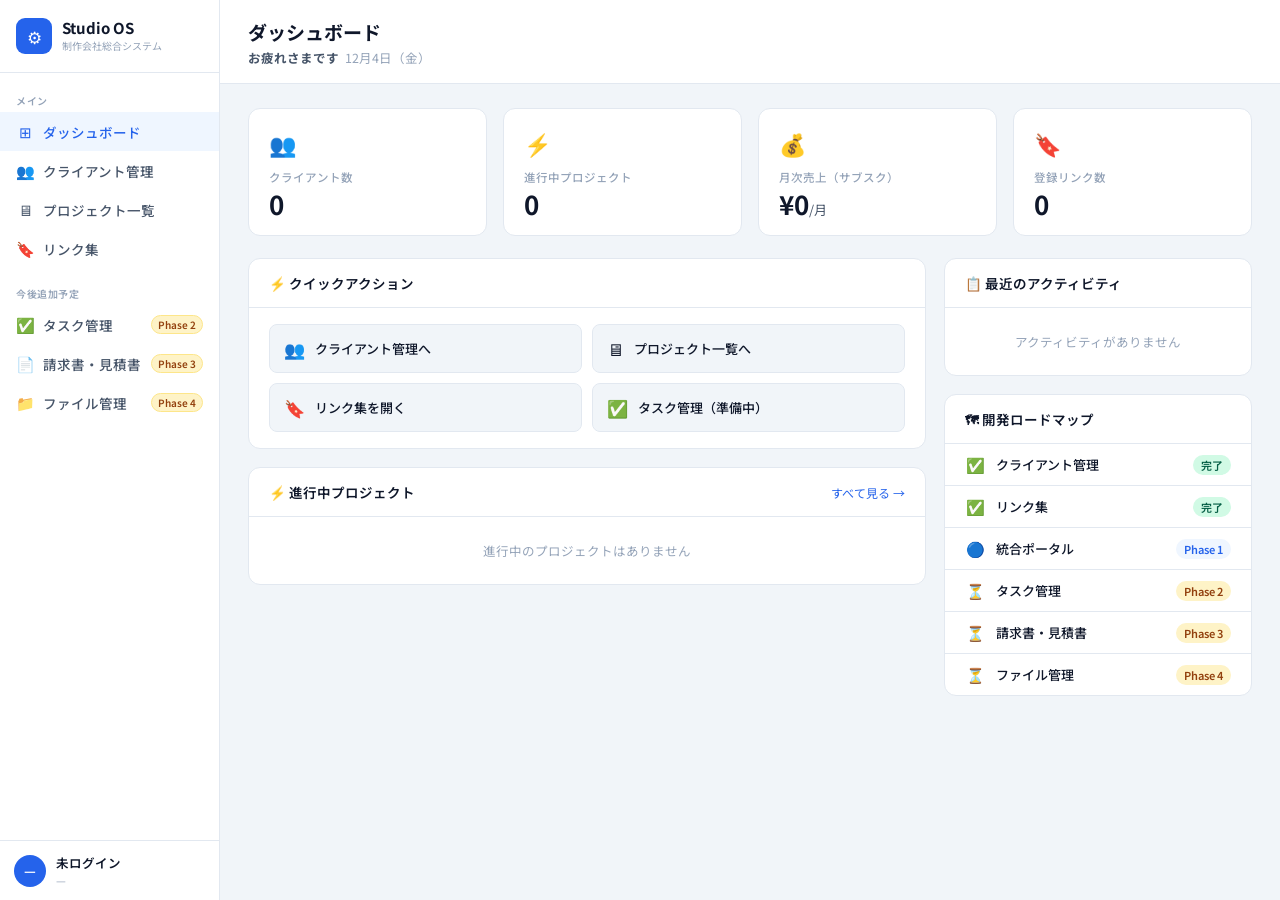
<file: index.html>
<!DOCTYPE html>
<html lang="ja">
<head>
  <meta charset="UTF-8">
  <meta name="viewport" content="width=device-width, initial-scale=1.0">
  <title>Studio OS — 制作会社総合管理ポータル</title>
  <link rel="preconnect" href="https://fonts.googleapis.com">
  <link href="https://fonts.googleapis.com/css2?family=Noto+Sans+JP:wght@400;500;600;700&display=swap" rel="stylesheet">
  <style>
    /* ===== CSS Variables ===== */
    :root {
      --primary:        #2563EB;
      --primary-hover:  #1D4ED8;
      --primary-light:  #EFF6FF;
      --primary-border: #BFDBFE;
      --success:        #10B981;
      --warning:        #F59E0B;
      --danger:         #EF4444;
      --bg:             #F1F5F9;
      --surface:        #FFFFFF;
      --surface2:       #F8FAFC;
      --text:           #0F172A;
      --text-sub:       #475569;
      --text-muted:     #94A3B8;
      --border:         #E2E8F0;
      --border-strong:  #CBD5E1;
    }

    /* ===== Reset ===== */
    *, *::before, *::after { margin: 0; padding: 0; box-sizing: border-box; }
    button { font-family: inherit; cursor: pointer; }
    a { color: inherit; text-decoration: none; }

    /* ===== Base ===== */
    body {
      font-family: 'Noto Sans JP', sans-serif;
      background: var(--bg);
      color: var(--text);
      display: flex;
      height: 100vh;
      overflow: hidden;
    }

    /* ===== Custom Scrollbar ===== */
    ::-webkit-scrollbar { width: 5px; height: 5px; }
    ::-webkit-scrollbar-track { background: transparent; }
    ::-webkit-scrollbar-thumb { background: var(--border-strong); border-radius: 3px; }
    ::-webkit-scrollbar-thumb:hover { background: var(--text-muted); }

    /* ===== Sidebar ===== */
    .sidebar {
      width: 220px;
      height: 100vh;
      background: var(--surface);
      border-right: 1px solid var(--border);
      position: fixed;
      top: 0; left: 0;
      display: flex;
      flex-direction: column;
      z-index: 100;
      transition: transform 0.25s ease;
    }

    /* Brand */
    .brand {
      padding: 18px 16px;
      border-bottom: 1px solid var(--border);
      flex-shrink: 0;
    }
    .brand-inner {
      display: flex;
      align-items: center;
      gap: 10px;
    }
    .brand-icon {
      width: 36px; height: 36px;
      background: var(--primary);
      border-radius: 9px;
      display: flex; align-items: center; justify-content: center;
      color: white;
      font-size: 17px;
      flex-shrink: 0;
    }
    .brand-name {
      font-size: 15px;
      font-weight: 700;
      color: var(--text);
      line-height: 1.2;
      display: block;
    }
    .brand-sub {
      font-size: 10px;
      color: var(--text-muted);
      display: block;
      margin-top: 1px;
    }

    /* Navigation */
    .nav {
      flex: 1;
      padding: 10px 0;
      overflow-y: auto;
    }
    .nav-section {
      padding: 10px 16px 4px;
      font-size: 10px;
      font-weight: 600;
      color: var(--text-muted);
      text-transform: uppercase;
      letter-spacing: 0.06em;
    }
    .nav-item {
      display: flex;
      align-items: center;
      gap: 9px;
      padding: 9px 16px;
      width: 100%;
      background: none;
      border: none;
      color: var(--text-sub);
      font-size: 13.5px;
      font-weight: 500;
      text-align: left;
      transition: background 0.12s, color 0.12s;
      border-radius: 0;
    }
    .nav-item:hover {
      background: var(--bg);
      color: var(--text);
    }
    .nav-item.active {
      background: var(--primary-light);
      color: var(--primary);
    }
    .nav-icon {
      font-size: 15px;
      width: 18px;
      text-align: center;
      flex-shrink: 0;
    }
    .nav-badge {
      margin-left: auto;
      font-size: 10px;
      font-weight: 600;
      background: #FEF3C7;
      color: #92400E;
      border: 1px solid #FDE68A;
      padding: 1px 6px;
      border-radius: 10px;
      flex-shrink: 0;
    }

    /* Sidebar Footer */
    .sidebar-footer {
      padding: 12px 14px;
      border-top: 1px solid var(--border);
      display: flex;
      align-items: center;
      gap: 10px;
      flex-shrink: 0;
    }
    .user-avatar {
      width: 32px; height: 32px;
      background: var(--primary);
      border-radius: 50%;
      display: flex; align-items: center; justify-content: center;
      color: white;
      font-size: 13px;
      font-weight: 700;
      flex-shrink: 0;
      user-select: none;
    }
    .user-info { flex: 1; min-width: 0; }
    .user-name {
      font-size: 12.5px;
      font-weight: 600;
      color: var(--text);
      white-space: nowrap;
      overflow: hidden;
      text-overflow: ellipsis;
    }
    .user-role {
      font-size: 11px;
      color: var(--text-muted);
    }

    /* ===== Main ===== */
    .main {
      margin-left: 220px;
      flex: 1;
      height: 100vh;
      overflow: hidden;
      display: flex;
      flex-direction: column;
    }

    /* ===== Pages ===== */
    .page {
      display: none;
      flex-direction: column;
      height: 100%;
    }
    .page.active {
      display: flex;
    }

    /* Page Header */
    .page-header {
      background: var(--surface);
      border-bottom: 1px solid var(--border);
      padding: 18px 28px 16px;
      flex-shrink: 0;
    }
    .page-title {
      font-size: 19px;
      font-weight: 700;
      color: var(--text);
    }
    .page-sub {
      font-size: 12.5px;
      color: var(--text-muted);
      margin-top: 3px;
    }
    .page-sub strong { color: var(--text-sub); }

    /* Page Content (scrollable) */
    .page-content {
      flex: 1;
      overflow-y: auto;
      padding: 24px 28px;
    }

    /* ===== Stats Cards ===== */
    .stats-grid {
      display: grid;
      grid-template-columns: repeat(4, 1fr);
      gap: 16px;
      margin-bottom: 22px;
    }
    .stat-card {
      background: var(--surface);
      border: 1px solid var(--border);
      border-radius: 12px;
      padding: 18px 20px;
    }
    .stat-icon { font-size: 22px; margin-bottom: 10px; display: block; }
    .stat-label {
      font-size: 11.5px;
      font-weight: 500;
      color: var(--text-muted);
      margin-bottom: 6px;
    }
    .stat-value {
      font-size: 26px;
      font-weight: 700;
      color: var(--text);
      line-height: 1;
    }
    .stat-unit {
      font-size: 13px;
      font-weight: 400;
      color: var(--text-sub);
    }

    /* ===== Content Grid ===== */
    .content-grid {
      display: grid;
      grid-template-columns: 1fr 308px;
      gap: 18px;
      align-items: start;
    }
    .content-left  { display: flex; flex-direction: column; gap: 18px; }
    .content-right { display: flex; flex-direction: column; gap: 18px; }

    /* ===== Cards ===== */
    .card {
      background: var(--surface);
      border: 1px solid var(--border);
      border-radius: 12px;
      overflow: hidden;
    }
    .card-header {
      padding: 14px 20px;
      border-bottom: 1px solid var(--border);
      display: flex;
      align-items: center;
      justify-content: space-between;
    }
    .card-title { font-size: 13.5px; font-weight: 600; color: var(--text); }
    .card-link {
      font-size: 12px;
      color: var(--primary);
      background: none;
      border: none;
      cursor: pointer;
      font-family: inherit;
    }
    .card-link:hover { text-decoration: underline; }
    .card-body { padding: 16px 20px; }

    /* ===== Quick Actions ===== */
    .quick-actions {
      display: grid;
      grid-template-columns: 1fr 1fr;
      gap: 10px;
    }
    .qa-btn {
      display: flex;
      align-items: center;
      gap: 10px;
      padding: 11px 14px;
      background: var(--bg);
      border: 1px solid var(--border);
      border-radius: 8px;
      font-size: 13px;
      font-weight: 500;
      color: var(--text);
      text-align: left;
      transition: background 0.12s, border-color 0.12s, color 0.12s;
    }
    .qa-btn:hover {
      background: var(--primary-light);
      border-color: var(--primary-border);
      color: var(--primary);
    }
    .qa-icon { font-size: 17px; flex-shrink: 0; }

    /* ===== Project List ===== */
    .project-list { display: flex; flex-direction: column; }
    .project-item {
      display: flex;
      align-items: center;
      justify-content: space-between;
      padding: 11px 20px;
      border-bottom: 1px solid var(--border);
      transition: background 0.1s;
    }
    .project-item:last-child { border-bottom: none; }
    .project-item:hover { background: var(--bg); }
    .project-name { font-size: 13px; font-weight: 500; color: var(--text); }
    .project-client { font-size: 11.5px; color: var(--text-muted); margin-top: 2px; }

    /* ===== Status Badges ===== */
    .badge {
      font-size: 11px;
      font-weight: 600;
      padding: 3px 9px;
      border-radius: 20px;
      white-space: nowrap;
      flex-shrink: 0;
    }
    .badge-active   { background: #D1FAE5; color: #065F46; }
    .badge-planning { background: #DBEAFE; color: #1E40AF; }
    .badge-review   { background: #FEF3C7; color: #92400E; }
    .badge-done     { background: #F1F5F9; color: #475569; }
    .badge-hold     { background: #F8FAFC; color: #94A3B8; border: 1px solid var(--border); }

    /* ===== Activity ===== */
    .activity-list { display: flex; flex-direction: column; }
    .activity-item {
      display: flex;
      align-items: flex-start;
      gap: 11px;
      padding: 10px 20px;
      border-bottom: 1px solid var(--border);
    }
    .activity-item:last-child { border-bottom: none; }
    .activity-dot {
      width: 7px; height: 7px;
      background: var(--primary);
      border-radius: 50%;
      margin-top: 4px;
      flex-shrink: 0;
    }
    .activity-body { flex: 1; min-width: 0; }
    .activity-text {
      font-size: 12.5px;
      color: var(--text);
      white-space: nowrap;
      overflow: hidden;
      text-overflow: ellipsis;
    }
    .activity-type {
      font-size: 11px;
      color: var(--text-muted);
      margin-top: 1px;
    }
    .activity-date {
      font-size: 11px;
      color: var(--text-muted);
      white-space: nowrap;
      flex-shrink: 0;
    }

    /* ===== Roadmap ===== */
    .roadmap-list {
      display: flex;
      flex-direction: column;
      gap: 0;
    }
    .roadmap-item {
      display: flex;
      align-items: center;
      gap: 11px;
      padding: 10px 20px;
      border-bottom: 1px solid var(--border);
    }
    .roadmap-item:last-child { border-bottom: none; }
    .roadmap-ico { font-size: 15px; width: 20px; text-align: center; flex-shrink: 0; }
    .roadmap-name { font-size: 13px; font-weight: 500; color: var(--text); flex: 1; }
    .roadmap-badge {
      font-size: 11px;
      font-weight: 600;
      padding: 2px 8px;
      border-radius: 12px;
      flex-shrink: 0;
    }
    .rb-done   { background: #D1FAE5; color: #065F46; }
    .rb-phase1 { background: var(--primary-light); color: var(--primary); }
    .rb-future { background: #FEF3C7; color: #92400E; }

    /* ===== iframe Pages ===== */
    .iframe-page {
      flex: 1;
      overflow: hidden;
      min-height: 0;
    }
    .iframe-page iframe {
      width: 100%;
      height: 100%;
      border: none;
      display: block;
    }

    /* ===== Coming Soon ===== */
    .coming-soon {
      flex: 1;
      display: flex;
      flex-direction: column;
      align-items: center;
      justify-content: center;
      text-align: center;
      padding: 48px 40px;
    }
    .cs-emoji { font-size: 60px; margin-bottom: 20px; display: block; }
    .cs-title { font-size: 22px; font-weight: 700; color: var(--text); margin-bottom: 10px; }
    .cs-desc  { font-size: 13.5px; color: var(--text-sub); margin-bottom: 22px; line-height: 1.7; max-width: 360px; }
    .cs-badge {
      font-size: 13px;
      font-weight: 600;
      background: #FEF3C7;
      color: #92400E;
      border: 1px solid #FDE68A;
      padding: 6px 18px;
      border-radius: 20px;
    }

    /* ===== Empty / Loading States ===== */
    .empty-state {
      padding: 24px 20px;
      text-align: center;
      font-size: 12.5px;
      color: var(--text-muted);
    }

    /* ===== Hamburger & Overlay ===== */
    .hamburger {
      display: none;
      position: fixed;
      bottom: 20px; right: 20px;
      width: 48px; height: 48px;
      background: var(--primary);
      color: white;
      border: none;
      border-radius: 50%;
      font-size: 20px;
      z-index: 200;
      box-shadow: 0 4px 14px rgba(37,99,235,0.4);
      align-items: center;
      justify-content: center;
    }
    .overlay {
      display: none;
      position: fixed;
      inset: 0;
      background: rgba(0,0,0,0.35);
      z-index: 90;
    }
    .overlay.show { display: block; }

    /* ===== Responsive ===== */
    @media (max-width: 1200px) {
      .content-grid { grid-template-columns: 1fr 280px; }
    }
    @media (max-width: 1024px) {
      .stats-grid { grid-template-columns: repeat(2, 1fr); }
      .content-grid { grid-template-columns: 1fr; }
    }
    @media (max-width: 768px) {
      .sidebar { transform: translateX(-220px); }
      .sidebar.open { transform: translateX(0); box-shadow: 4px 0 24px rgba(0,0,0,0.12); }
      .main { margin-left: 0; }
      .hamburger { display: flex; }
      .page-content { padding: 16px; }
      .page-header { padding: 14px 16px 12px; }
    }
    @media (max-width: 480px) {
      .stats-grid { grid-template-columns: repeat(2, 1fr); }
      .quick-actions { grid-template-columns: 1fr; }
    }
  </style>
</head>
<body>

<!-- Overlay (mobile) -->
<div class="overlay" id="overlay" onclick="closeSidebar()"></div>

<!-- ===== Sidebar ===== -->
<aside class="sidebar" id="sidebar">

  <!-- Brand -->
  <div class="brand">
    <div class="brand-inner">
      <div class="brand-icon">⚙</div>
      <div>
        <span class="brand-name">Studio OS</span>
        <span class="brand-sub">制作会社総合システム</span>
      </div>
    </div>
  </div>

  <!-- Navigation -->
  <nav class="nav">
    <div class="nav-section">メイン</div>

    <button class="nav-item active" data-page="dashboard"
            onclick="switchPage('dashboard', this)">
      <span class="nav-icon">⊞</span>ダッシュボード
    </button>

    <button class="nav-item" data-page="clients"
            onclick="switchPage('clients', this)">
      <span class="nav-icon">👥</span>クライアント管理
    </button>

    <button class="nav-item" data-page="projects"
            onclick="switchPage('projects', this)">
      <span class="nav-icon">🖥</span>プロジェクト一覧
    </button>

    <button class="nav-item" data-page="links"
            onclick="switchPage('links', this)">
      <span class="nav-icon">🔖</span>リンク集
    </button>

    <div class="nav-section" style="margin-top:8px;">今後追加予定</div>

    <button class="nav-item" data-page="tasks"
            onclick="switchPage('tasks', this)">
      <span class="nav-icon">✅</span>タスク管理
      <span class="nav-badge">Phase 2</span>
    </button>

    <button class="nav-item" data-page="invoices"
            onclick="switchPage('invoices', this)">
      <span class="nav-icon">📄</span>請求書・見積書
      <span class="nav-badge">Phase 3</span>
    </button>

    <button class="nav-item" data-page="files"
            onclick="switchPage('files', this)">
      <span class="nav-icon">📁</span>ファイル管理
      <span class="nav-badge">Phase 4</span>
    </button>
  </nav>

  <!-- User Footer -->
  <div class="sidebar-footer">
    <div class="user-avatar" id="user-avatar">—</div>
    <div class="user-info">
      <div class="user-name" id="user-name">未ログイン</div>
      <div class="user-role" id="user-role">—</div>
    </div>
  </div>
</aside>

<!-- Hamburger (mobile) -->
<button class="hamburger" id="hamburger" onclick="toggleSidebar()" aria-label="メニュー">☰</button>

<!-- ===== Main Content ===== -->
<main class="main">

  <!-- ========== (A) Dashboard ========== -->
  <div class="page active" id="page-dashboard">
    <div class="page-header">
      <div class="page-title">ダッシュボード</div>
      <div class="page-sub" id="greeting-text">読み込み中...</div>
    </div>
    <div class="page-content">

      <!-- Stats -->
      <div class="stats-grid">
        <div class="stat-card">
          <span class="stat-icon">👥</span>
          <div class="stat-label">クライアント数</div>
          <div class="stat-value" id="stat-clients">—</div>
        </div>
        <div class="stat-card">
          <span class="stat-icon">⚡</span>
          <div class="stat-label">進行中プロジェクト</div>
          <div class="stat-value" id="stat-projects">—</div>
        </div>
        <div class="stat-card">
          <span class="stat-icon">💰</span>
          <div class="stat-label">月次売上（サブスク）</div>
          <div class="stat-value" id="stat-mrr">—</div>
        </div>
        <div class="stat-card">
          <span class="stat-icon">🔖</span>
          <div class="stat-label">登録リンク数</div>
          <div class="stat-value" id="stat-links">—</div>
        </div>
      </div>

      <!-- Content Grid -->
      <div class="content-grid">

        <!-- Left -->
        <div class="content-left">

          <!-- Quick Actions -->
          <div class="card">
            <div class="card-header">
              <span class="card-title">⚡ クイックアクション</span>
            </div>
            <div class="card-body">
              <div class="quick-actions">
                <button class="qa-btn"
                        onclick="switchPage('clients', document.querySelector('[data-page=clients]'))">
                  <span class="qa-icon">👥</span>クライアント管理へ
                </button>
                <button class="qa-btn"
                        onclick="switchPage('projects', document.querySelector('[data-page=projects]'))">
                  <span class="qa-icon">🖥</span>プロジェクト一覧へ
                </button>
                <button class="qa-btn"
                        onclick="switchPage('links', document.querySelector('[data-page=links]'))">
                  <span class="qa-icon">🔖</span>リンク集を開く
                </button>
                <button class="qa-btn"
                        onclick="switchPage('tasks', document.querySelector('[data-page=tasks]'))">
                  <span class="qa-icon">✅</span>タスク管理（準備中）
                </button>
              </div>
            </div>
          </div>

          <!-- Active Projects -->
          <div class="card">
            <div class="card-header">
              <span class="card-title">⚡ 進行中プロジェクト</span>
              <button class="card-link"
                      onclick="switchPage('projects', document.querySelector('[data-page=projects]'))">
                すべて見る →
              </button>
            </div>
            <div class="project-list" id="dash-projects">
              <div class="empty-state">データを読み込み中...</div>
            </div>
          </div>

        </div><!-- /content-left -->

        <!-- Right -->
        <div class="content-right">

          <!-- Recent Activity -->
          <div class="card">
            <div class="card-header">
              <span class="card-title">📋 最近のアクティビティ</span>
            </div>
            <div class="activity-list" id="dash-activity">
              <div class="empty-state">データを読み込み中...</div>
            </div>
          </div>

          <!-- Roadmap -->
          <div class="card">
            <div class="card-header">
              <span class="card-title">🗺 開発ロードマップ</span>
            </div>
            <div class="roadmap-list">
              <div class="roadmap-item">
                <span class="roadmap-ico">✅</span>
                <span class="roadmap-name">クライアント管理</span>
                <span class="roadmap-badge rb-done">完了</span>
              </div>
              <div class="roadmap-item">
                <span class="roadmap-ico">✅</span>
                <span class="roadmap-name">リンク集</span>
                <span class="roadmap-badge rb-done">完了</span>
              </div>
              <div class="roadmap-item">
                <span class="roadmap-ico">🔵</span>
                <span class="roadmap-name">統合ポータル</span>
                <span class="roadmap-badge rb-phase1">Phase 1</span>
              </div>
              <div class="roadmap-item">
                <span class="roadmap-ico">⏳</span>
                <span class="roadmap-name">タスク管理</span>
                <span class="roadmap-badge rb-future">Phase 2</span>
              </div>
              <div class="roadmap-item">
                <span class="roadmap-ico">⏳</span>
                <span class="roadmap-name">請求書・見積書</span>
                <span class="roadmap-badge rb-future">Phase 3</span>
              </div>
              <div class="roadmap-item">
                <span class="roadmap-ico">⏳</span>
                <span class="roadmap-name">ファイル管理</span>
                <span class="roadmap-badge rb-future">Phase 4</span>
              </div>
            </div>
          </div>

        </div><!-- /content-right -->
      </div><!-- /content-grid -->
    </div><!-- /page-content -->
  </div><!-- /page-dashboard -->

  <!-- ========== (B) Clients ========== -->
  <div class="page" id="page-clients">
    <div class="page-header">
      <div class="page-title">クライアント管理</div>
      <div class="page-sub">クライアントの登録・編集・管理</div>
    </div>
    <div class="iframe-page">
      <iframe id="iframe-clients" src="client-manager.html"></iframe>
    </div>
  </div>

  <!-- ========== (C) Projects ========== -->
  <div class="page" id="page-projects">
    <div class="page-header">
      <div class="page-title">プロジェクト一覧</div>
      <div class="page-sub">全クライアントのプロジェクトを管理</div>
    </div>
    <div class="iframe-page">
      <iframe id="iframe-projects" src="client-manager.html"></iframe>
    </div>
  </div>

  <!-- ========== (D) Links ========== -->
  <div class="page" id="page-links">
    <div class="page-header">
      <div class="page-title">リンク集</div>
      <div class="page-sub">業務で使用するリンクを管理</div>
    </div>
    <div class="iframe-page">
      <iframe id="iframe-links" src="bookmarks-business.html"></iframe>
    </div>
  </div>

  <!-- ========== (E) Tasks — Coming Soon ========== -->
  <div class="page" id="page-tasks">
    <div class="page-header">
      <div class="page-title">タスク管理</div>
      <div class="page-sub">タスクの作成・担当者アサイン・進捗管理</div>
    </div>
    <div class="coming-soon">
      <span class="cs-emoji">✅</span>
      <div class="cs-title">タスク管理</div>
      <div class="cs-desc">
        タスクの作成・担当者アサイン・進捗管理ができる機能を開発中です。<br>
        チームの作業効率を大幅に向上させます。
      </div>
      <span class="cs-badge">Phase 2 — 開発予定</span>
    </div>
  </div>

  <!-- ========== (E) Invoices — Coming Soon ========== -->
  <div class="page" id="page-invoices">
    <div class="page-header">
      <div class="page-title">請求書・見積書</div>
      <div class="page-sub">請求書・見積書の作成・PDF出力・送付管理</div>
    </div>
    <div class="coming-soon">
      <span class="cs-emoji">📄</span>
      <div class="cs-title">請求書・見積書</div>
      <div class="cs-desc">
        請求書・見積書の作成からPDF出力・送付履歴管理まで、<br>
        請求業務をまるごとデジタル化します。
      </div>
      <span class="cs-badge">Phase 3 — 開発予定</span>
    </div>
  </div>

  <!-- ========== (E) Files — Coming Soon ========== -->
  <div class="page" id="page-files">
    <div class="page-header">
      <div class="page-title">ファイル管理</div>
      <div class="page-sub">クライアント別のファイル保存・バージョン管理・共有</div>
    </div>
    <div class="coming-soon">
      <span class="cs-emoji">📁</span>
      <div class="cs-title">ファイル管理</div>
      <div class="cs-desc">
        クライアント別のファイル保存・バージョン管理・<br>
        共有リンク生成ができる機能を開発中です。
      </div>
      <span class="cs-badge">Phase 4 — 開発予定</span>
    </div>
  </div>

</main>

<!-- Hidden data iframe (dashboard data source) -->
<iframe id="iframe-data" src="client-manager.html"
        style="position:absolute;width:1px;height:1px;opacity:0;pointer-events:none;border:none;top:-9999px;left:-9999px;"
        onload="onDataFrameLoad()"></iframe>

<script>
'use strict';

// ===== Utilities =====
function esc(str) {
  if (str == null) return '';
  return String(str)
    .replace(/&/g, '&amp;')
    .replace(/</g, '&lt;')
    .replace(/>/g, '&gt;')
    .replace(/"/g, '&quot;');
}

function fmtDate(dateStr) {
  if (!dateStr) return '';
  try {
    const d = new Date(dateStr);
    if (isNaN(d)) return String(dateStr);
    return `${d.getMonth() + 1}/${d.getDate()}`;
  } catch (e) { return String(dateStr); }
}

function fmtYen(amount) {
  const n = Number(amount) || 0;
  return '¥' + n.toLocaleString('ja-JP');
}

// ===== Greeting =====
function updateGreeting() {
  const h   = new Date().getHours();
  const now = new Date();
  const days = ['日','月','火','水','木','金','土'];
  const dateStr = `${now.getMonth() + 1}月${now.getDate()}日（${days[now.getDay()]}）`;
  let greet = '';
  if (h < 12)      greet = 'おはようございます';
  else if (h < 18) greet = 'こんにちは';
  else              greet = 'お疲れさまです';

  const el = document.getElementById('greeting-text');
  if (el) el.innerHTML = `<strong>${greet}</strong>&ensp;${dateStr}`;
}

// ===== Mobile Sidebar =====
function toggleSidebar() {
  const sidebar = document.getElementById('sidebar');
  const overlay = document.getElementById('overlay');
  sidebar.classList.toggle('open');
  overlay.classList.toggle('show');
}
function closeSidebar() {
  document.getElementById('sidebar').classList.remove('open');
  document.getElementById('overlay').classList.remove('show');
}

// ===== Page Switching =====
function switchPage(pageId, btnElement) {
  // Hide all pages
  document.querySelectorAll('.page').forEach(p => p.classList.remove('active'));

  // Show target
  const page = document.getElementById('page-' + pageId);
  if (page) page.classList.add('active');

  // Update nav active state
  document.querySelectorAll('.nav-item').forEach(b => b.classList.remove('active'));
  if (btnElement) btnElement.classList.add('active');

  // Projects: switch to projects view inside iframe
  if (pageId === 'projects') {
    const iframe = document.getElementById('iframe-projects');
    if (iframe) {
      const tryShow = () => {
        try {
          if (iframe.contentWindow && iframe.contentWindow.showView) {
            iframe.contentWindow.showView('projects');
          }
        } catch (e) { /* cross-origin fallback — iframe will show default view */ }
      };
      // Try immediately; if not ready, wait for load
      try {
        if (iframe.contentDocument && iframe.contentDocument.readyState === 'complete') {
          tryShow();
        } else {
          iframe.addEventListener('load', tryShow, { once: true });
        }
      } catch (e) { /* cross-origin */ }
    }
  }

  // Dashboard: refresh data
  if (pageId === 'dashboard') {
    refreshDashboard();
  }

  // Close mobile sidebar
  closeSidebar();
}

// ===== Status Badge HTML =====
function statusBadge(status) {
  const map = {
    active:   ['badge-active',   '進行中'],
    planning: ['badge-planning', '計画中'],
    review:   ['badge-review',   'レビュー中'],
    done:     ['badge-done',     '完了'],
    hold:     ['badge-hold',     '保留'],
  };
  const [cls, label] = map[status] || ['badge-hold', esc(status) || '—'];
  return `<span class="badge ${cls}">${label}</span>`;
}

// ===== Dashboard: links count from localStorage =====
function loadLinksCount() {
  try {
    const raw = localStorage.getItem('bm_biz_v1');
    if (!raw) { document.getElementById('stat-links').textContent = '0'; return; }
    const data = JSON.parse(raw);
    let count = 0;
    if (Array.isArray(data)) {
      count = data.length;
    } else if (data && typeof data === 'object') {
      if (Array.isArray(data.bookmarks)) count = data.bookmarks.length;
      else if (Array.isArray(data.links))  count = data.links.length;
      else count = Object.keys(data).length;
    }
    document.getElementById('stat-links').textContent = count;
  } catch (e) {
    document.getElementById('stat-links').textContent = '—';
  }
}

// ===== Dashboard: update from client data =====
function updateDashboard(clients) {
  if (!Array.isArray(clients)) return;

  // Client count
  document.getElementById('stat-clients').textContent = clients.length;

  // Aggregate projects & history
  const activeProjs = [];
  let mrrTotal = 0;
  const allHistory = [];

  clients.forEach(client => {
    const clientName = esc(client.name || client.companyName || '—');
    const projs = Array.isArray(client.projects) ? client.projects : [];

    projs.forEach(proj => {
      if (proj.status === 'active') {
        activeProjs.push({ ...proj, _clientName: clientName });
      }
      if (proj.contractType === 'subscription' && proj.amount) {
        mrrTotal += parseFloat(proj.amount) || 0;
      }
    });

    const hist = Array.isArray(client.history) ? client.history : [];
    hist.forEach(h => allHistory.push(h));
  });

  // Active projects count
  document.getElementById('stat-projects').textContent = activeProjs.length;

  // MRR
  document.getElementById('stat-mrr').innerHTML =
    `${fmtYen(mrrTotal)}<span class="stat-unit">/月</span>`;

  // Projects list (top 6)
  const projList = document.getElementById('dash-projects');
  if (activeProjs.length === 0) {
    projList.innerHTML = '<div class="empty-state">進行中のプロジェクトはありません</div>';
  } else {
    projList.innerHTML = activeProjs.slice(0, 6).map(p => `
      <div class="project-item">
        <div>
          <div class="project-name">${esc(p.name || '無名プロジェクト')}</div>
          <div class="project-client">${p._clientName}</div>
        </div>
        ${statusBadge(p.status)}
      </div>
    `).join('');
  }

  // Activity (newest 6)
  const actList = document.getElementById('dash-activity');
  allHistory.sort((a, b) => new Date(b.date || 0) - new Date(a.date || 0));
  const top6act = allHistory.slice(0, 6);
  if (top6act.length === 0) {
    actList.innerHTML = '<div class="empty-state">アクティビティがありません</div>';
  } else {
    actList.innerHTML = top6act.map(h => `
      <div class="activity-item">
        <div class="activity-dot"></div>
        <div class="activity-body">
          <div class="activity-text">${esc(h.title || h.type || '—')}</div>
          ${h.type ? `<div class="activity-type">${esc(h.type)}</div>` : ''}
        </div>
        <div class="activity-date">${fmtDate(h.date)}</div>
      </div>
    `).join('');
  }
}

// Fallback when iframe data is unavailable
function showDashboardFallback() {
  document.getElementById('stat-clients').textContent  = '—';
  document.getElementById('stat-projects').textContent = '—';
  document.getElementById('stat-mrr').textContent      = '—';
  document.getElementById('dash-projects').innerHTML   =
    '<div class="empty-state">クライアント管理ページへアクセスするとデータが表示されます</div>';
  document.getElementById('dash-activity').innerHTML   =
    '<div class="empty-state">データがありません</div>';
}

// ===== Hidden data iframe load callback =====
function onDataFrameLoad() {
  const iframe = document.getElementById('iframe-data');
  try {
    const iw = iframe.contentWindow;

    // User info from currentUser
    let user = null;
    if (typeof iw.currentUser === 'function') {
      user = iw.currentUser();
    } else if (iw.currentUser && typeof iw.currentUser === 'object') {
      user = iw.currentUser;
    }
    if (user) {
      const name = user.name || user.username || user.displayName || '';
      const role = user.role || user.permission || user.level || '';
      if (name) {
        document.getElementById('user-name').textContent = name;
        document.getElementById('user-avatar').textContent = name.charAt(0).toUpperCase();
      }
      if (role) document.getElementById('user-role').textContent = role;
    }

    // Client data
    const data = typeof iw.load === 'function' ? iw.load() : null;
    if (Array.isArray(data)) {
      updateDashboard(data);
    } else {
      showDashboardFallback();
    }
  } catch (e) {
    // Cross-origin or auth wall — show fallback silently
    showDashboardFallback();
  }
}

// ===== Refresh dashboard (called when switching to dashboard tab) =====
function refreshDashboard() {
  loadLinksCount();
  // Try to read fresh data from already-loaded data iframe
  try {
    const iw = document.getElementById('iframe-data').contentWindow;
    const data = typeof iw.load === 'function' ? iw.load() : null;
    if (Array.isArray(data)) {
      updateDashboard(data);
    }
  } catch (e) { /* cross-origin — ignore */ }
}

// ===== Projects iframe: call showView once it's ready =====
(function initProjectsIframe() {
  const iframe = document.getElementById('iframe-projects');
  if (!iframe) return;
  iframe.addEventListener('load', function () {
    if (document.getElementById('page-projects').classList.contains('active')) {
      try { this.contentWindow.showView('projects'); } catch (e) {}
    }
  });
})();

// ===== Boot =====
updateGreeting();
loadLinksCount();
</script>
</body>
</html>
</file>
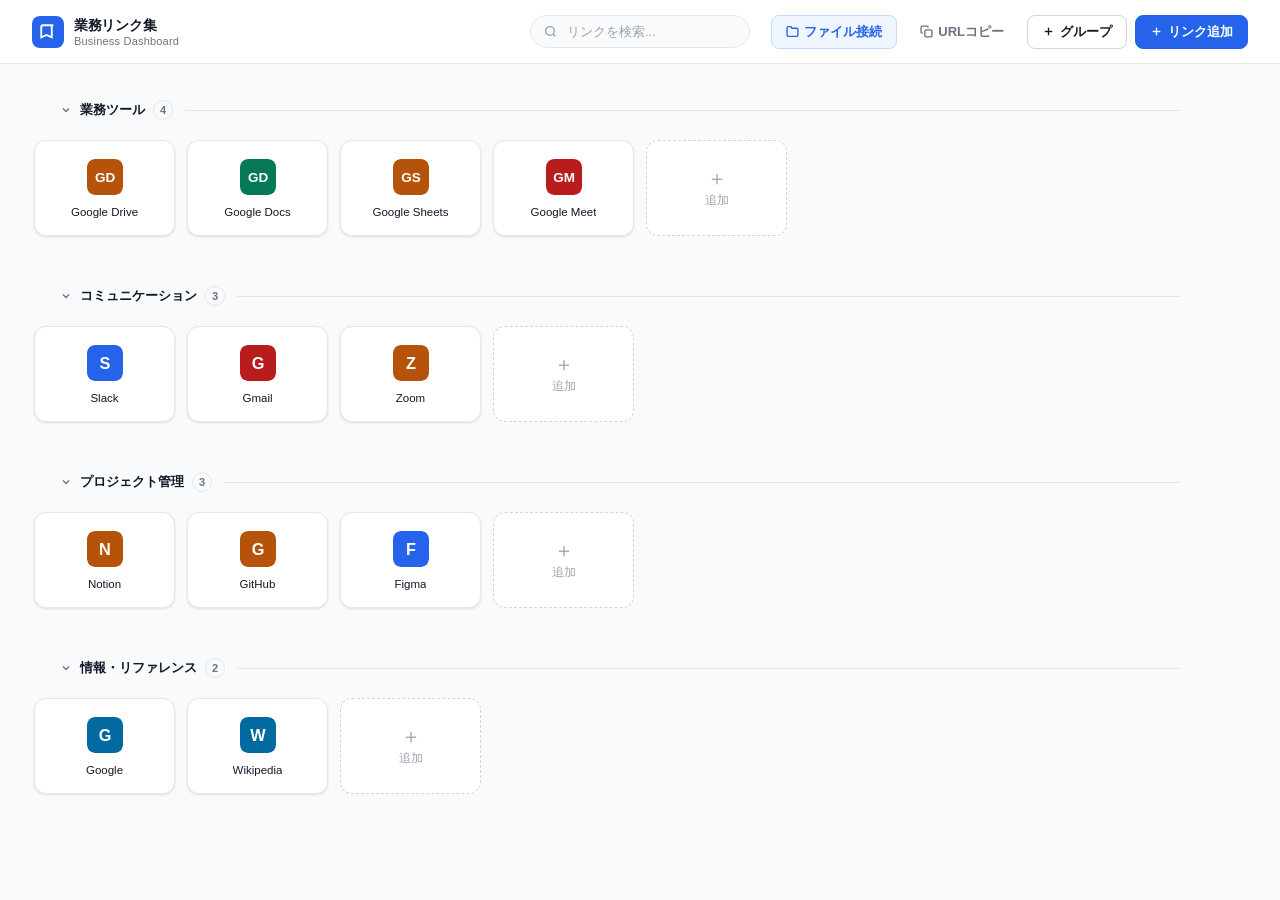
<file: bookmarks-business.html>
<!DOCTYPE html>
<html lang="ja">
<head>
<meta charset="UTF-8">
<meta name="viewport" content="width=device-width, initial-scale=1.0">
<title>業務リンク集</title>
<style>
*, *::before, *::after { box-sizing: border-box; margin: 0; padding: 0; }

:root {
  --primary: #2563EB;
  --primary-hover: #1D4ED8;
  --primary-light: #EFF6FF;
  --primary-border: #BFDBFE;
  --bg: #F8FAFC;
  --card-bg: #FFFFFF;
  --text: #111827;
  --text-muted: #6B7280;
  --border: #E5E7EB;
  --border-strong: #D1D5DB;
  --danger: #DC2626;
  --danger-light: #FEF2F2;
  --radius: 12px;
  --shadow-card: 0 1px 3px rgba(0,0,0,0.08), 0 1px 2px rgba(0,0,0,0.04);
  --shadow-hover: 0 8px 24px rgba(37,99,235,0.12), 0 2px 8px rgba(0,0,0,0.06);
}

body {
  font-family: -apple-system, BlinkMacSystemFont, 'Segoe UI', 'Hiragino Sans', 'Yu Gothic UI', sans-serif;
  background: var(--bg);
  color: var(--text);
  min-height: 100vh;
}

/* ── Header ── */
header {
  background: #ffffff;
  border-bottom: 1px solid var(--border);
  height: 64px;
  display: grid;
  grid-template-columns: 1fr auto 1fr;
  align-items: center;
  padding: 0 32px;
  gap: 20px;
  position: sticky;
  top: 0;
  z-index: 200;
}

.brand {
  display: flex;
  align-items: center;
  gap: 10px;
  min-width: 0;
}
.brand-icon {
  width: 32px; height: 32px;
  background: var(--primary);
  border-radius: 8px;
  display: flex; align-items: center; justify-content: center;
  flex-shrink: 0;
}
.brand-text { min-width: 0; }
.brand-name {
  font-size: 14px;
  font-weight: 700;
  color: var(--text);
  letter-spacing: -0.3px;
  white-space: nowrap;
}
.brand-sub {
  font-size: 11px;
  color: var(--text-muted);
  letter-spacing: 0.2px;
}

.search-wrap { width: 100%; max-width: 400px; }
.search-input {
  width: 100%;
  padding: 8px 14px 8px 36px;
  border: 1px solid var(--border);
  border-radius: 20px;
  font-size: 13px;
  background: var(--bg);
  color: var(--text);
  outline: none;
  transition: border-color .15s, box-shadow .15s, background .15s;
  background-image: url("data:image/svg+xml,%3Csvg xmlns='http://www.w3.org/2000/svg' width='13' height='13' viewBox='0 0 24 24' fill='none' stroke='%239CA3AF' stroke-width='2.5'%3E%3Ccircle cx='11' cy='11' r='8'/%3E%3Cpath d='m21 21-4.35-4.35'/%3E%3C/svg%3E");
  background-repeat: no-repeat;
  background-position: 13px center;
}
.search-input:focus {
  border-color: var(--primary);
  background-color: #fff;
  box-shadow: 0 0 0 3px rgba(37,99,235,0.08);
}
.search-input::placeholder { color: #9CA3AF; }

.header-right { display: flex; gap: 8px; align-items: center; justify-content: flex-end; }

.btn {
  padding: 7px 14px;
  border-radius: 8px;
  font-size: 13px;
  font-weight: 600;
  cursor: pointer;
  transition: all .15s;
  white-space: nowrap;
  display: inline-flex;
  align-items: center;
  gap: 5px;
  border: 1px solid transparent;
}
.btn-primary { background: var(--primary); color: #fff; border-color: var(--primary); }
.btn-primary:hover { background: var(--primary-hover); border-color: var(--primary-hover); }
.btn-outline { background: #fff; color: var(--text); border: 1px solid var(--border-strong); }
.btn-outline:hover { background: var(--bg); border-color: var(--primary); color: var(--primary); }
.btn-ghost { background: transparent; color: var(--text-muted); border: 1px solid transparent; }
.btn-ghost:hover { background: var(--bg); color: var(--text); border-color: var(--border); }
.btn-secondary { background: #fff; color: var(--text-muted); border: 1px solid var(--border); }
.btn-secondary:hover { background: var(--bg); color: var(--text); border-color: var(--border-strong); }
.btn-danger { background: var(--danger); color: #fff; border-color: var(--danger); }
.btn-danger:hover { background: #B91C1C; border-color: #B91C1C; }

/* ── Pinned Section ── */
.pinned-section {
  background: #fff;
  border-bottom: 1px solid var(--border);
  padding: 16px 32px 20px;
}
.pinned-header {
  display: flex;
  align-items: center;
  gap: 6px;
  font-size: 11px;
  font-weight: 700;
  letter-spacing: 0.8px;
  text-transform: uppercase;
  color: var(--text-muted);
  margin-bottom: 12px;
}
.pinned-grid {
  display: flex;
  flex-wrap: wrap;
  gap: 8px;
}
.pinned-card {
  display: flex;
  align-items: center;
  gap: 10px;
  background: var(--bg);
  border: 1px solid var(--border);
  border-radius: var(--radius);
  padding: 10px 12px;
  text-decoration: none;
  transition: all .15s;
  position: relative;
  min-width: 180px;
  max-width: 240px;
}
.pinned-card:hover {
  border-color: var(--primary-border);
  background: var(--primary-light);
  box-shadow: var(--shadow-hover);
  transform: translateY(-1px);
}
.pinned-card .favicon {
  width: 28px; height: 28px;
  border-radius: 6px;
  object-fit: contain;
  flex-shrink: 0;
}
.pinned-card-info { min-width: 0; flex: 1; }
.pinned-card-name {
  font-size: 13px;
  font-weight: 600;
  color: var(--text);
  white-space: nowrap;
  overflow: hidden;
  text-overflow: ellipsis;
}
.pinned-card-host {
  font-size: 11px;
  color: var(--text-muted);
  white-space: nowrap;
  overflow: hidden;
  text-overflow: ellipsis;
}
.pinned-card-unpin {
  width: 20px; height: 20px;
  border: none;
  border-radius: 4px;
  cursor: pointer;
  background: transparent;
  color: #F59E0B;
  display: flex; align-items: center; justify-content: center;
  transition: all .12s;
  flex-shrink: 0;
  opacity: 0;
}
.pinned-card:hover .pinned-card-unpin { opacity: 1; }
.pinned-card-unpin:hover { background: rgba(245,158,11,0.1); }

/* ── Main ── */
main { max-width: 1440px; margin: 0 auto; padding: 32px; }

/* ── Group Section ── */
.group-section { margin-bottom: 36px; position: relative; }

/* ── Drag & Drop ── */
.drag-handle {
  cursor: grab;
  color: var(--text-muted);
  opacity: 0;
  transition: opacity .15s;
  display: flex;
  align-items: center;
  padding: 3px 4px;
  border-radius: 4px;
  flex-shrink: 0;
}
.drag-handle:hover { background: var(--border); }
.drag-handle:active { cursor: grabbing; }
.group-header:hover .drag-handle { opacity: 1; }

.group-section.dragging { opacity: 0.35; pointer-events: none; }
.group-section.drag-before::before,
.group-section.drag-after::after {
  content: '';
  position: absolute;
  left: 0; right: 0;
  height: 2px;
  background: var(--primary);
  border-radius: 2px;
  z-index: 10;
  pointer-events: none;
}
.group-section.drag-before::before { top: -4px; }
.group-section.drag-after::after  { bottom: -4px; }

.group-header {
  display: flex;
  align-items: center;
  gap: 8px;
  margin-bottom: 14px;
  padding: 0 2px;
}
.group-toggle {
  cursor: pointer;
  user-select: none;
  display: flex;
  align-items: center;
  gap: 8px;
  padding: 2px 0;
}
.chevron {
  color: var(--text-muted);
  display: flex;
  align-items: center;
  flex-shrink: 0;
  transition: transform .18s;
}
.chevron.open { transform: rotate(0deg); }
.chevron.closed { transform: rotate(-90deg); }

.group-name {
  font-size: 13px;
  font-weight: 700;
  color: var(--text);
  white-space: nowrap;
}
.group-badge {
  display: inline-flex;
  align-items: center;
  justify-content: center;
  background: var(--bg);
  border: 1px solid var(--border);
  color: var(--text-muted);
  font-size: 11px;
  font-weight: 600;
  min-width: 20px;
  height: 20px;
  border-radius: 10px;
  padding: 0 6px;
}
.group-divider { flex: 1; height: 1px; background: var(--border); margin-left: 4px; }

.group-btns {
  display: flex;
  gap: 2px;
  opacity: 0;
  transition: opacity .15s;
}
.group-header:hover .group-btns { opacity: 1; }

.tiny-btn {
  width: 28px; height: 28px;
  border: none; border-radius: 6px;
  cursor: pointer;
  background: transparent;
  color: var(--text-muted);
  display: flex; align-items: center; justify-content: center;
  transition: background .12s, color .12s;
}
.tiny-btn:hover { background: var(--border); color: var(--text); }
.tiny-btn.del:hover { background: var(--danger-light); color: var(--danger); }

/* ── Card Grid ── */
.card-grid {
  display: grid;
  grid-template-columns: repeat(auto-fill, minmax(130px, 1fr));
  gap: 12px;
}

/* ── Accordion ── */
@keyframes cardIn {
  from { opacity: 0; transform: translateY(8px) scale(0.97); }
  to   { opacity: 1; transform: translateY(0) scale(1); }
}
.card-grid-wrap {
  display: grid;
  grid-template-rows: 0fr;
  overflow: hidden;
  opacity: 0;
  transition: grid-template-rows 0.32s cubic-bezier(0.4, 0, 0.2, 1),
              opacity 0.24s ease;
}
.card-grid-wrap.open { grid-template-rows: 1fr; opacity: 1; }
.card-grid-wrap > .card-grid { min-height: 0; padding: 2px 2px 10px; }

.card-grid-wrap.animating > .card-grid > *:nth-child(1)  { animation: cardIn 0.26s ease-out 0.04s both; }
.card-grid-wrap.animating > .card-grid > *:nth-child(2)  { animation: cardIn 0.26s ease-out 0.07s both; }
.card-grid-wrap.animating > .card-grid > *:nth-child(3)  { animation: cardIn 0.26s ease-out 0.10s both; }
.card-grid-wrap.animating > .card-grid > *:nth-child(4)  { animation: cardIn 0.26s ease-out 0.13s both; }
.card-grid-wrap.animating > .card-grid > *:nth-child(5)  { animation: cardIn 0.26s ease-out 0.16s both; }
.card-grid-wrap.animating > .card-grid > *:nth-child(6)  { animation: cardIn 0.26s ease-out 0.18s both; }
.card-grid-wrap.animating > .card-grid > *:nth-child(7)  { animation: cardIn 0.26s ease-out 0.20s both; }
.card-grid-wrap.animating > .card-grid > *:nth-child(8)  { animation: cardIn 0.26s ease-out 0.22s both; }
.card-grid-wrap.animating > .card-grid > *:nth-child(n+9) { animation: cardIn 0.26s ease-out 0.24s both; }

/* ── Bookmark Card ── */
.bookmark-card {
  background: var(--card-bg);
  border: 1px solid var(--border);
  border-radius: var(--radius);
  padding: 16px 12px 14px;
  display: flex;
  flex-direction: column;
  align-items: center;
  gap: 10px;
  text-decoration: none;
  box-shadow: var(--shadow-card);
  position: relative;
  transition: transform .15s, box-shadow .15s, border-color .15s;
  min-height: 96px;
  justify-content: center;
}
.bookmark-card:hover {
  transform: translateY(-3px);
  box-shadow: var(--shadow-hover);
  border-color: var(--primary-border);
}

.card-btns {
  position: absolute;
  top: 5px; right: 5px;
  display: flex; gap: 2px;
  opacity: 0;
  transition: opacity .12s;
}
.bookmark-card:hover .card-btns { opacity: 1; }

.card-btn {
  width: 22px; height: 22px;
  border: none; border-radius: 5px;
  cursor: pointer;
  background: rgba(0,0,0,0.04);
  color: #9CA3AF;
  display: flex; align-items: center; justify-content: center;
  transition: background .12s, color .12s;
}
.card-btn:hover { background: rgba(0,0,0,0.08); color: var(--text); }
.card-btn.del:hover { background: var(--danger-light); color: var(--danger); }
.card-btn.pin-btn { color: #D1D5DB; }
.card-btn.pin-btn.active { color: #F59E0B; background: rgba(245,158,11,0.08); }
.card-btn.pin-btn:hover { background: rgba(245,158,11,0.12); color: #F59E0B; }

.favicon {
  width: 36px; height: 36px;
  object-fit: contain;
  border-radius: 8px;
}
.favicon-fallback {
  width: 36px; height: 36px;
  border-radius: 8px;
  display: flex; align-items: center; justify-content: center;
  font-size: 16px; font-weight: 700; color: #fff;
}

.card-title {
  font-size: 11.5px;
  font-weight: 500;
  color: var(--text);
  text-align: center;
  line-height: 1.3;
  word-break: break-word;
  max-width: 100%;
  overflow: hidden;
  display: -webkit-box;
  -webkit-line-clamp: 2;
  -webkit-box-orient: vertical;
}

/* ── Card Drag Handle ── */
.card-drag-handle {
  position: absolute;
  top: 5px;
  left: 5px;
  width: 20px;
  height: 20px;
  cursor: grab;
  color: var(--text-muted);
  opacity: 0;
  transition: opacity .15s;
  display: flex;
  align-items: center;
  justify-content: center;
  border-radius: 4px;
  z-index: 1;
}
.card-drag-handle:hover { background: rgba(0,0,0,0.06); }
.card-drag-handle:active { cursor: grabbing; }
.bookmark-card:hover .card-drag-handle { opacity: 1; }
.bookmark-card.bm-dragging { opacity: 0.35; pointer-events: none; }
.bookmark-card.bm-drag-left  { box-shadow: -3px 0 0 var(--primary), var(--shadow-card); }
.bookmark-card.bm-drag-right { box-shadow:  3px 0 0 var(--primary), var(--shadow-card); }
.add-card.bm-drag-over {
  border-color: var(--primary);
  background: var(--primary-light);
}

/* ── Add Card ── */
.add-card {
  background: #fff;
  border: 1.5px dashed var(--border-strong);
  border-radius: var(--radius);
  padding: 16px 12px;
  display: flex;
  flex-direction: column;
  align-items: center;
  justify-content: center;
  gap: 5px;
  cursor: pointer;
  color: #9CA3AF;
  font-size: 11.5px;
  font-weight: 500;
  min-height: 96px;
  transition: border-color .15s, color .15s, background .15s;
}
.add-card:hover {
  border-color: var(--primary);
  color: var(--primary);
  background: var(--primary-light);
}
.add-icon { font-size: 20px; line-height: 1; }

/* ── Empty State ── */
.empty-state {
  text-align: center;
  padding: 80px 20px;
  color: var(--text-muted);
}
.empty-state-icon { font-size: 48px; margin-bottom: 16px; }
.empty-state h2 { font-size: 18px; font-weight: 600; margin-bottom: 8px; color: var(--text); }
.empty-state p { font-size: 13.5px; }

/* ── Modal ── */
.overlay {
  position: fixed; inset: 0;
  background: rgba(15,23,42,0.45);
  display: flex; align-items: center; justify-content: center;
  z-index: 500;
  opacity: 0; pointer-events: none;
  transition: opacity .18s;
  padding: 16px;
}
.overlay.show { opacity: 1; pointer-events: all; }

.modal {
  background: #fff;
  border: 1px solid var(--border);
  border-radius: 16px;
  padding: 28px;
  width: 100%; max-width: 420px;
  box-shadow: 0 24px 56px rgba(15,23,42,0.16), 0 4px 12px rgba(15,23,42,0.08);
  transform: translateY(12px) scale(.98);
  transition: transform .18s;
}
.overlay.show .modal { transform: none; }

.modal-title {
  font-size: 16px;
  font-weight: 700;
  margin-bottom: 22px;
  color: var(--text);
  padding-bottom: 16px;
  border-bottom: 1px solid var(--border);
}

.field { margin-bottom: 16px; }
.field label {
  display: block;
  font-size: 12px;
  font-weight: 600;
  color: var(--text-muted);
  margin-bottom: 6px;
  text-transform: uppercase;
  letter-spacing: 0.4px;
}
.field input, .field select {
  width: 100%;
  padding: 10px 13px;
  border: 1px solid var(--border);
  border-radius: 8px;
  font-size: 13.5px;
  background: var(--bg);
  color: var(--text);
  outline: none;
  transition: border-color .15s, box-shadow .15s, background .15s;
  appearance: auto;
}
.field input:focus, .field select:focus {
  border-color: var(--primary);
  background: #fff;
  box-shadow: 0 0 0 3px rgba(37,99,235,0.08);
}
.field input::placeholder { color: #9CA3AF; }
.field input.error { border-color: var(--danger); box-shadow: 0 0 0 3px rgba(220,38,38,0.08); }

/* ── Link Preview ── */
.bm-preview {
  display: flex;
  align-items: center;
  gap: 10px;
  background: var(--bg);
  border: 1px solid var(--border);
  border-radius: 8px;
  padding: 10px 12px;
  margin-top: -8px;
  margin-bottom: 16px;
}
.bm-preview-icon {
  width: 28px; height: 28px;
  border-radius: 6px;
  object-fit: contain;
  flex-shrink: 0;
}
.bm-preview-info { min-width: 0; }
.bm-preview-host {
  font-size: 12px;
  color: var(--text-muted);
  white-space: nowrap;
  overflow: hidden;
  text-overflow: ellipsis;
}

.modal-actions { display: flex; gap: 8px; margin-top: 22px; }
.modal-actions .btn { flex: 1; justify-content: center; padding: 10px; }

.confirm-msg {
  font-size: 13.5px;
  color: var(--text-muted);
  line-height: 1.7;
  margin-bottom: 4px;
  white-space: pre-line;
}

/* ── Icon Field ── */
.icon-field { display: flex; align-items: center; gap: 12px; }
.icon-preview-wrap {
  width: 48px; height: 48px;
  border-radius: 10px;
  border: 1.5px dashed var(--border-strong);
  background: var(--bg);
  display: flex; align-items: center; justify-content: center;
  flex-shrink: 0; overflow: hidden;
}
.icon-preview-img { width: 40px; height: 40px; object-fit: contain; border-radius: 7px; }
.icon-upload-label {
  cursor: pointer;
  display: inline-flex; align-items: center; gap: 5px;
  font-size: 12.5px; padding: 6px 12px;
}

/* ── Toast ── */
.toast {
  position: fixed;
  bottom: 28px;
  left: 50%;
  transform: translateX(-50%) translateY(12px);
  background: #1F2937;
  color: #F9FAFB;
  font-size: 13px;
  font-weight: 500;
  padding: 10px 20px;
  border-radius: 20px;
  box-shadow: 0 4px 16px rgba(0,0,0,0.2);
  opacity: 0;
  pointer-events: none;
  transition: opacity .2s, transform .2s;
  white-space: nowrap;
  z-index: 9999;
}
.toast.show {
  opacity: 1;
  transform: translateX(-50%) translateY(0);
}

/* ── File Status ── */
.file-badge {
  display: inline-flex;
  align-items: center;
  gap: 5px;
  background: #F0FDF4;
  color: #16A34A;
  border: 1px solid #BBF7D0;
  border-radius: 20px;
  padding: 5px 10px 5px 9px;
  font-size: 12px;
  font-weight: 600;
  max-width: 180px;
  white-space: nowrap;
}
.file-badge-name {
  overflow: hidden;
  text-overflow: ellipsis;
  min-width: 0;
}
.file-badge-x {
  cursor: pointer;
  opacity: 0.5;
  flex-shrink: 0;
  font-size: 16px;
  line-height: 1;
}
.file-badge-x:hover { opacity: 1; }
.btn-file {
  background: var(--primary-light);
  color: var(--primary);
  border: 1px solid var(--primary-border);
}
.btn-file:hover { background: #DBEAFE; }

/* ── File Menu ── */
.file-menu {
  background: #ffffff;
  border: 1px solid var(--border);
  border-radius: 10px;
  padding: 5px;
  box-shadow: 0 8px 24px rgba(0,0,0,0.12);
  min-width: 190px;
}
.file-menu button {
  display: flex;
  align-items: center;
  gap: 8px;
  width: 100%;
  padding: 9px 12px;
  background: transparent;
  border: none;
  border-radius: 7px;
  color: var(--text);
  font-size: 13px;
  text-align: left;
  cursor: pointer;
  transition: background .15s;
}
.file-menu button:hover { background: var(--bg); }

@media (max-width: 640px) {
  header { grid-template-columns: auto 1fr; padding: 0 16px; gap: 12px; }
  .brand-sub { display: none; }
  .header-right { display: none; }
  main { padding: 20px 16px; }
  .card-grid { grid-template-columns: repeat(auto-fill, minmax(108px, 1fr)); gap: 8px; }
  .pinned-section { padding: 14px 16px 16px; }
}
</style>
</head>
<body>

<header>
  <div class="brand">
    <div class="brand-icon">
      <svg width="18" height="18" viewBox="0 0 24 24" fill="none" stroke="#fff" stroke-width="2.5"><path d="M19 3H5a2 2 0 0 0-2 2v14l7-3 7 3V5a2 2 0 0 0-2-2z"/></svg>
    </div>
    <div class="brand-text">
      <div class="brand-name">業務リンク集</div>
      <div class="brand-sub">Business Dashboard</div>
    </div>
  </div>
  <div class="search-wrap">
    <input id="searchInput" type="search" class="search-input" placeholder="リンクを検索...">
  </div>
  <div class="header-right">
    <div id="fileStatus"></div>
    <button class="btn btn-ghost" onclick="App.copyUrl()" title="現在のデータを含むURLをコピー">
      <svg width="13" height="13" viewBox="0 0 24 24" fill="none" stroke="currentColor" stroke-width="2.5"><rect x="9" y="9" width="13" height="13" rx="2"/><path d="M5 15H4a2 2 0 0 1-2-2V4a2 2 0 0 1 2-2h9a2 2 0 0 1 2 2v1"/></svg>
      URLコピー
    </button>
    <button class="btn btn-outline" onclick="App.openGroupModal()">
      <svg width="13" height="13" viewBox="0 0 24 24" fill="none" stroke="currentColor" stroke-width="2.5"><line x1="12" y1="5" x2="12" y2="19"/><line x1="5" y1="12" x2="19" y2="12"/></svg>
      グループ
    </button>
    <button class="btn btn-primary" onclick="App.openBookmarkModal()">
      <svg width="13" height="13" viewBox="0 0 24 24" fill="none" stroke="currentColor" stroke-width="2.5"><line x1="12" y1="5" x2="12" y2="19"/><line x1="5" y1="12" x2="19" y2="12"/></svg>
      リンク追加
    </button>
  </div>
</header>

<section id="pinnedSection" class="pinned-section" style="display:none">
  <div class="pinned-header">
    <svg width="12" height="12" viewBox="0 0 24 24" fill="currentColor"><path d="M12 2l3.09 6.26L22 9.27l-5 4.87 1.18 6.88L12 17.77l-6.18 3.25L7 14.14 2 9.27l6.91-1.01L12 2z"/></svg>
    よく使う
  </div>
  <div id="pinnedGrid" class="pinned-grid"></div>
</section>

<div id="toast" class="toast"></div>
<main id="app"></main>

<!-- Bookmark Modal -->
<div id="bmOverlay" class="overlay" onclick="if(event.target===this)App.closeBmModal()">
  <div class="modal">
    <div id="bmTitle" class="modal-title">リンクを追加</div>
    <div class="field">
      <label>サイト名</label>
      <input id="bmName" type="text" placeholder="例：社内ポータル">
    </div>
    <div class="field">
      <label>URL</label>
      <input id="bmUrl" type="url" placeholder="https://example.com">
    </div>
    <div id="bmPreview" class="bm-preview" style="display:none">
      <img id="bmPreviewIcon" class="bm-preview-icon" alt="">
      <div class="bm-preview-info">
        <div id="bmPreviewHost" class="bm-preview-host"></div>
      </div>
    </div>
    <div class="field">
      <label>グループ</label>
      <select id="bmGroup"></select>
    </div>
    <div class="field">
      <label>アイコン（任意）</label>
      <div class="icon-field">
        <div class="icon-preview-wrap">
          <img id="bmIconPreview" class="icon-preview-img" style="display:none" alt="">
        </div>
        <div style="display:flex;flex-direction:column;gap:6px">
          <label class="btn btn-secondary icon-upload-label">
            <svg width="12" height="12" viewBox="0 0 24 24" fill="none" stroke="currentColor" stroke-width="2.5"><path d="M21 15v4a2 2 0 0 1-2 2H5a2 2 0 0 1-2-2v-4"/><polyline points="17 8 12 3 7 8"/><line x1="12" y1="3" x2="12" y2="15"/></svg>
            画像をアップロード
            <input id="bmIconFile" type="file" accept="image/*" style="display:none" onchange="App.onIconFile(this)">
          </label>
          <button id="bmIconClear" class="btn btn-secondary" style="display:none;font-size:12px;padding:6px 12px" onclick="App.clearBmIcon()">クリア</button>
        </div>
      </div>
    </div>
    <div class="modal-actions">
      <button class="btn btn-secondary" onclick="App.closeBmModal()">キャンセル</button>
      <button class="btn btn-primary" onclick="App.saveBm()">保存</button>
    </div>
  </div>
</div>

<!-- Group Modal -->
<div id="grpOverlay" class="overlay" onclick="if(event.target===this)App.closeGrpModal()">
  <div class="modal">
    <div id="grpTitle" class="modal-title">グループを追加</div>
    <div class="field">
      <label>グループ名</label>
      <input id="grpName" type="text" placeholder="例：営業、開発、人事">
    </div>
    <div class="modal-actions">
      <button class="btn btn-secondary" onclick="App.closeGrpModal()">キャンセル</button>
      <button class="btn btn-primary" onclick="App.saveGrp()">保存</button>
    </div>
  </div>
</div>

<!-- Confirm Modal -->
<div id="cfmOverlay" class="overlay" onclick="if(event.target===this)App.closeCfm()">
  <div class="modal">
    <div class="modal-title">削除の確認</div>
    <p id="cfmMsg" class="confirm-msg"></p>
    <div class="modal-actions">
      <button class="btn btn-secondary" onclick="App.closeCfm()">キャンセル</button>
      <button class="btn btn-danger" onclick="App.doCfm()">削除する</button>
    </div>
  </div>
</div>

<script>
const STORAGE_KEY  = 'bm_biz_v1';
const COLLAPSED_KEY = 'bm_biz_collapsed_v1';

/* ── URL hash encode/decode ── */
function encodeData(data) {
  try {
    return btoa(unescape(encodeURIComponent(JSON.stringify(data))));
  } catch (_) { return ''; }
}
function decodeData(str) {
  try {
    return JSON.parse(decodeURIComponent(escape(atob(str))));
  } catch (_) { return null; }
}

const _fsSupported = 'showOpenFilePicker' in window;
let _importedFromUrl = false;
let _fileHandle = null;

/* ── Palette ── */
const COLORS = ['#2563EB','#0369A1','#047857','#B45309','#6D28D9','#0E7490','#B91C1C','#4338CA'];
function colorFor(str) {
  let h = 0;
  for (let i = 0; i < str.length; i++) h = (h * 31 + str.charCodeAt(i)) & 0xffffffff;
  return COLORS[Math.abs(h) % COLORS.length];
}

/* ── Storage（localStorage + File System API + URLインポート対応） ── */
function loadData() {
  // URLハッシュがあればインポート（共有URLから開いた場合）
  const hash = location.hash.slice(1);
  if (hash) {
    const data = decodeData(hash);
    if (data) {
      localStorage.setItem(STORAGE_KEY, JSON.stringify(data));
      history.replaceState(null, '', location.pathname);
      _importedFromUrl = true;
      return data;
    }
  }
  // 通常はlocalStorageから読み込み
  try {
    const raw = localStorage.getItem(STORAGE_KEY);
    if (raw) return JSON.parse(raw);
  } catch (_) {}
  return defaultData();
}
function persist(d) {
  localStorage.setItem(STORAGE_KEY, JSON.stringify(d));
  if (_fileHandle) writeFileHandle(_fileHandle, d); // ファイル接続中は自動保存
}

/* ── IndexedDB（ファイルハンドルの永続化） ── */
function openIDB() {
  return new Promise((res, rej) => {
    const req = indexedDB.open('bm_biz_fs_v1', 1);
    req.onupgradeneeded = e => e.target.result.createObjectStore('handles');
    req.onsuccess = e => res(e.target.result);
    req.onerror   = () => rej(req.error);
  });
}
function idbGet(key) {
  return openIDB().then(db => new Promise((res, rej) => {
    const req = db.transaction('handles').objectStore('handles').get(key);
    req.onsuccess = () => res(req.result);
    req.onerror   = () => rej(req.error);
  }));
}
function idbSet(key, val) {
  return openIDB().then(db => new Promise((res, rej) => {
    const tx = db.transaction('handles', 'readwrite');
    tx.objectStore('handles').put(val, key);
    tx.oncomplete = res;
    tx.onerror    = () => rej(tx.error);
  }));
}
function idbDel(key) {
  return openIDB().then(db => new Promise((res, rej) => {
    const tx = db.transaction('handles', 'readwrite');
    tx.objectStore('handles').delete(key);
    tx.oncomplete = res;
    tx.onerror    = () => rej(tx.error);
  }));
}

/* ── File System Access API ── */
async function verifyPermission(handle) {
  const opts = { mode: 'readwrite' };
  if ((await handle.queryPermission(opts)) === 'granted') return true;
  return (await handle.requestPermission(opts)) === 'granted';
}
async function readFileHandle(handle) {
  try {
    const text = await (await handle.getFile()).text();
    return JSON.parse(text);
  } catch (_) { return null; }
}
async function writeFileHandle(handle, data) {
  try {
    const w = await handle.createWritable();
    await w.write(JSON.stringify(data, null, 2));
    await w.close();
  } catch (_) {}
}

function defaultData() {
  return {
    groups: [
      { id: 'g1', name: '業務ツール' },
      { id: 'g2', name: 'コミュニケーション' },
      { id: 'g3', name: 'プロジェクト管理' },
      { id: 'g4', name: '情報・リファレンス' },
    ],
    bookmarks: [
      { id: 'b1',  name: 'Google Drive',    url: 'https://drive.google.com',          groupId: 'g1' },
      { id: 'b2',  name: 'Google Docs',     url: 'https://docs.google.com',           groupId: 'g1' },
      { id: 'b3',  name: 'Google Sheets',   url: 'https://sheets.google.com',         groupId: 'g1' },
      { id: 'b4',  name: 'Google Meet',     url: 'https://meet.google.com',           groupId: 'g1' },
      { id: 'b5',  name: 'Slack',           url: 'https://slack.com',                 groupId: 'g2' },
      { id: 'b6',  name: 'Gmail',           url: 'https://mail.google.com',           groupId: 'g2' },
      { id: 'b7',  name: 'Zoom',            url: 'https://zoom.us',                   groupId: 'g2' },
      { id: 'b8',  name: 'Notion',          url: 'https://www.notion.so',             groupId: 'g3' },
      { id: 'b9',  name: 'GitHub',          url: 'https://github.com',                groupId: 'g3' },
      { id: 'b10', name: 'Figma',           url: 'https://www.figma.com',             groupId: 'g3' },
      { id: 'b11', name: 'Google',          url: 'https://www.google.com',            groupId: 'g4' },
      { id: 'b12', name: 'Wikipedia',       url: 'https://ja.wikipedia.org',          groupId: 'g4' },
    ]
  };
}

function uid() {
  return '_' + Date.now().toString(36) + Math.random().toString(36).slice(2, 7);
}
function esc(s) {
  const d = document.createElement('div');
  d.textContent = s ?? '';
  return d.innerHTML;
}
function faviconUrl(url) {
  try { return new URL(url).origin + '/favicon.ico'; }
  catch (_) { return null; }
}
function generateFallbackSrc(name, color) {
  const words = (name || '').trim().split(/\s+/).filter(w => w);
  const raw = words.length >= 2
    ? words[0].charAt(0) + words[1].charAt(0)
    : (words[0] || '?').charAt(0);
  const initials = raw.toUpperCase().replace(/[<>&"']/g, '') || '?';
  const fs = initials.length > 1 ? '24' : '29';
  return 'data:image/svg+xml,' + encodeURIComponent(
    `<svg xmlns="http://www.w3.org/2000/svg" viewBox="0 0 64 64">` +
    `<rect width="64" height="64" rx="13" fill="${color}"/>` +
    `<text x="32" y="32" text-anchor="middle" dominant-baseline="central" ` +
    `font-family="-apple-system,BlinkMacSystemFont,'Segoe UI',Helvetica,Arial,sans-serif" ` +
    `font-size="${fs}" font-weight="700" fill="white">${initials}</text>` +
    `</svg>`
  );
}

async function fetchSiteTitle(url) {
  try {
    const r = await fetch(`https://api.microlink.io/?url=${encodeURIComponent(url)}`);
    if (!r.ok) throw new Error();
    const j = await r.json();
    if (j.status === 'success' && j.data?.title) return j.data.title.trim();
  } catch (_) {}
  // フォールバック: ドメイン名を整形して返す
  try {
    const host = new URL(url).hostname.replace(/^www\./, '');
    const base = host.split('.')[0];
    return base.charAt(0).toUpperCase() + base.slice(1);
  } catch (_) {}
  return '';
}

/* ── Collapsed state ── */
function loadCollapsed(groups) {
  try {
    const raw = localStorage.getItem(COLLAPSED_KEY);
    if (raw) return new Set(JSON.parse(raw));
  } catch (_) {}
  return new Set();
}
function saveCollapsed(set) {
  localStorage.setItem(COLLAPSED_KEY, JSON.stringify([...set]));
}

/* ── App ── */
const App = (() => {
  let db = loadData();
  let collapsed = loadCollapsed(db.groups);
  let animatingOpen = new Set();
  let query = '';
  let editBmId = null;
  let editGrpId = null;
  let cfmAction = null;
  let _pendingIcon = null;

  /* ──── Favicon Cascade (reusable) ──── */
  function applyFaviconCascade(container) {
    container.querySelectorAll('img.favicon[data-host]').forEach(img => {
      img.addEventListener('error', function onErr() {
        this.removeEventListener('error', onErr);
        const name = this.dataset.name || '?';
        const host = this.dataset.host;
        /* Step2: /favicon.ico 失敗 → Google (rel="icon" も探してくれる) */
        if (host && !this.dataset.triedGoogle) {
          this.dataset.triedGoogle = '1';
          /* 汎用アイコン(16px以下)はSVGに差し替え */
          this.addEventListener('load', function onGoogleLoad() {
            this.removeEventListener('load', onGoogleLoad);
            if (this.naturalWidth <= 16) {
              this.src = generateFallbackSrc(this.dataset.name || '?', colorFor(this.dataset.name || ''));
            }
          });
          this.addEventListener('error', function onGoogleErr() {
            this.removeEventListener('error', onGoogleErr);
            this.src = generateFallbackSrc(this.dataset.name || '?', colorFor(this.dataset.name || ''));
          });
          this.src = `https://www.google.com/s2/favicons?domain=${host}&sz=64`;
          return;
        }
        /* Step3: SVG フォールバック */
        this.src = generateFallbackSrc(name, colorFor(name));
      });
    });
  }

  /* ──── Render ──── */
  function render() {
    const q = query.toLowerCase().trim();
    const app = document.getElementById('app');
    const matchBm = bm => !q || bm.name.toLowerCase().includes(q) || bm.url.toLowerCase().includes(q);

    let html = '';

    db.groups.forEach(grp => {
      const bms = db.bookmarks.filter(b => b.groupId === grp.id && matchBm(b));
      if (q && bms.length === 0) return;

      const isOpen = q || !collapsed.has(grp.id);
      const stateClass = isOpen ? 'open' : 'closed';
      const animClass = isOpen && animatingOpen.has(grp.id) ? ' animating' : '';

      html += `<div class="group-section" data-id="${grp.id}"
          ondragover="App.onDragOver(event,'${grp.id}')"
          ondrop="App.onDrop(event,'${grp.id}')"
          ondragleave="App.onDragLeave(event)">
        <div class="group-header">
          <div class="drag-handle" draggable="true"
            ondragstart="App.onDragStart(event,'${grp.id}')"
            ondragend="App.onDragEnd(event)"
            title="ドラッグして並べ替え">
            <svg width="10" height="14" viewBox="0 0 10 14" fill="currentColor">
              <circle cx="3" cy="2.5" r="1.4"/><circle cx="7" cy="2.5" r="1.4"/>
              <circle cx="3" cy="7"   r="1.4"/><circle cx="7" cy="7"   r="1.4"/>
              <circle cx="3" cy="11.5" r="1.4"/><circle cx="7" cy="11.5" r="1.4"/>
            </svg>
          </div>
          <div class="group-toggle" onclick="App.toggleGroup('${grp.id}')">
            <svg class="chevron ${stateClass}" width="12" height="12" viewBox="0 0 24 24" fill="none" stroke="currentColor" stroke-width="2.5"><polyline points="6 9 12 15 18 9"/></svg>
            <span class="group-name">${esc(grp.name)}</span>
            <span class="group-badge">${bms.length}</span>
          </div>
          <div class="group-divider"></div>
          <div class="group-btns">
            <button class="tiny-btn" title="グループ名を変更" onclick="App.openGrpEdit('${grp.id}')">
              <svg width="12" height="12" viewBox="0 0 24 24" fill="none" stroke="currentColor" stroke-width="2.5"><path d="M11 4H4a2 2 0 0 0-2 2v14a2 2 0 0 0 2 2h14a2 2 0 0 0 2-2v-7"/><path d="M18.5 2.5a2.121 2.121 0 0 1 3 3L12 15l-4 1 1-4 9.5-9.5z"/></svg>
            </button>
            <button class="tiny-btn del" title="グループを削除" onclick="App.cfmGrp('${grp.id}')">
              <svg width="12" height="12" viewBox="0 0 24 24" fill="none" stroke="currentColor" stroke-width="2.5"><polyline points="3 6 5 6 21 6"/><path d="M19 6l-1 14H6L5 6"/><path d="M10 11v6M14 11v6"/><path d="M9 6V4h6v2"/></svg>
            </button>
          </div>
        </div>
        <div class="card-grid-wrap ${stateClass}${animClass}">
          <div class="card-grid">
            ${bms.map(renderCard).join('')}
            ${!q ? `<div class="add-card" onclick="App.openBookmarkModal('${grp.id}')"
              ondragover="App.onBmAddDragOver(event)"
              ondragleave="App.onBmAddDragLeave(event)"
              ondrop="App.onBmAddDrop(event,'${grp.id}')">
              <div class="add-icon">＋</div><div>追加</div>
            </div>` : ''}
          </div>
        </div>
      </div>`;
    });

    /* ungrouped */
    const ungrouped = db.bookmarks.filter(b => {
      const hasGrp = db.groups.some(g => g.id === b.groupId);
      return !hasGrp && matchBm(b);
    });
    if (ungrouped.length > 0) {
      html += `<div class="group-section">
        <div class="group-header">
          <span class="group-name">未分類</span>
          <span class="group-badge">${ungrouped.length}</span>
          <div class="group-divider"></div>
        </div>
        <div class="card-grid-wrap open"><div class="card-grid">${ungrouped.map(renderCard).join('')}</div></div>
      </div>`;
    }

    if (!html) {
      html = q
        ? `<div class="empty-state">
            <div class="empty-state-icon">🔍</div>
            <h2>「${esc(query)}」は見つかりませんでした</h2>
            <p>別のキーワードで検索してみてください</p>
          </div>`
        : `<div class="empty-state">
            <div class="empty-state-icon">📋</div>
            <h2>リンクがありません</h2>
            <p>「リンク追加」ボタンから登録してください</p>
          </div>`;
    }

    app.innerHTML = html;
    applyFaviconCascade(app);
    renderPinnedSection();
  }

  /* ──── Pinned Section ──── */
  function renderPinnedSection() {
    const pinned = db.bookmarks.filter(b => b.pinned);
    const section = document.getElementById('pinnedSection');
    const grid = document.getElementById('pinnedGrid');
    if (pinned.length === 0) {
      section.style.display = 'none';
      return;
    }
    section.style.display = '';
    grid.innerHTML = pinned.map(bm => {
      const fav = faviconUrl(bm.url);
      let host = '';
      try { host = new URL(bm.url).hostname; } catch (_) {}
      const displayHost = host.replace(/^www\./, '');
      const iconSrc = bm.icon || (fav || generateFallbackSrc(bm.name, colorFor(bm.name)));
      const dataAttrs = !bm.icon && fav ? `data-name="${esc(bm.name)}" data-host="${esc(host)}"` : '';
      return `<a class="pinned-card" href="${esc(bm.url)}" target="_blank" rel="noopener noreferrer">
        <img class="favicon" src="${esc(iconSrc)}" ${dataAttrs} alt="" loading="lazy">
        <div class="pinned-card-info">
          <div class="pinned-card-name">${esc(bm.name)}</div>
          <div class="pinned-card-host">${esc(displayHost)}</div>
        </div>
        <button class="pinned-card-unpin" title="ピンを外す" onclick="event.preventDefault();event.stopPropagation();App.togglePin('${bm.id}')">
          <svg width="12" height="12" viewBox="0 0 24 24" fill="currentColor"><path d="M12 2l3.09 6.26L22 9.27l-5 4.87 1.18 6.88L12 17.77l-6.18 3.25L7 14.14 2 9.27l6.91-1.01L12 2z"/></svg>
        </button>
      </a>`;
    }).join('');
    applyFaviconCascade(grid);
  }

  /* ──── Toggle Pin ──── */
  function togglePin(id) {
    const bm = db.bookmarks.find(b => b.id === id);
    if (!bm) return;
    bm.pinned = !bm.pinned;
    persist(db);
    render();
  }

  function renderCard(bm) {
    const fav = faviconUrl(bm.url);
    let host = '';
    try { host = new URL(bm.url).hostname; } catch (_) {}
    const favHtml = bm.icon
      ? `<img class="favicon" src="${bm.icon}" alt="">`
      : fav
        ? `<img class="favicon" src="${fav}" data-name="${esc(bm.name)}" data-host="${esc(host)}" alt="" loading="lazy">`
        : `<img class="favicon" src="${generateFallbackSrc(bm.name, colorFor(bm.name))}" alt="">`;
    const pinActive = bm.pinned ? ' active' : '';

    return `<a class="bookmark-card" href="${esc(bm.url)}" target="_blank" rel="noopener noreferrer"
        data-id="${bm.id}"
        ondragover="App.onBmDragOver(event,'${bm.id}')"
        ondragleave="App.onBmDragLeave(event)"
        ondrop="App.onBmDrop(event,'${bm.id}')">
      <div class="card-drag-handle"
        draggable="true"
        ondragstart="App.onBmDragStart(event,'${bm.id}')"
        ondragend="App.onBmDragEnd()"
        onclick="event.preventDefault();event.stopPropagation()"
        title="ドラッグして並べ替え">
        <svg width="8" height="12" viewBox="0 0 10 14" fill="currentColor">
          <circle cx="3" cy="2.5" r="1.4"/><circle cx="7" cy="2.5" r="1.4"/>
          <circle cx="3" cy="7"   r="1.4"/><circle cx="7" cy="7"   r="1.4"/>
          <circle cx="3" cy="11.5" r="1.4"/><circle cx="7" cy="11.5" r="1.4"/>
        </svg>
      </div>
      <div class="card-btns" onclick="event.preventDefault();event.stopPropagation()">
        <button class="card-btn pin-btn${pinActive}" title="${bm.pinned ? 'ピンを外す' : 'よく使うに追加'}" onclick="App.togglePin('${bm.id}')">
          <svg width="11" height="11" viewBox="0 0 24 24" fill="${bm.pinned ? 'currentColor' : 'none'}" stroke="currentColor" stroke-width="2"><path d="M12 2l3.09 6.26L22 9.27l-5 4.87 1.18 6.88L12 17.77l-6.18 3.25L7 14.14 2 9.27l6.91-1.01L12 2z"/></svg>
        </button>
        <button class="card-btn" title="編集" onclick="App.editBm('${bm.id}')">
          <svg width="11" height="11" viewBox="0 0 24 24" fill="none" stroke="currentColor" stroke-width="2.5"><path d="M11 4H4a2 2 0 0 0-2 2v14a2 2 0 0 0 2 2h14a2 2 0 0 0 2-2v-7"/><path d="M18.5 2.5a2.121 2.121 0 0 1 3 3L12 15l-4 1 1-4 9.5-9.5z"/></svg>
        </button>
        <button class="card-btn del" title="削除" onclick="App.cfmBm('${bm.id}')">
          <svg width="11" height="11" viewBox="0 0 24 24" fill="none" stroke="currentColor" stroke-width="2.5"><polyline points="3 6 5 6 21 6"/><path d="M19 6l-1 14H6L5 6"/><path d="M10 11v6M14 11v6"/><path d="M9 6V4h6v2"/></svg>
        </button>
      </div>
      ${favHtml}
      <div class="card-title">${esc(bm.name)}</div>
    </a>`;
  }

  /* ──── Bookmark Drag & Drop ──── */
  let dragBmSrcId = null;

  function onBmDragStart(e, id) {
    dragBmSrcId = id;
    e.dataTransfer.effectAllowed = 'move';
    e.dataTransfer.setData('text/plain', id);
    e.stopPropagation();
    setTimeout(() => {
      document.querySelector(`.bookmark-card[data-id="${id}"]`)?.classList.add('bm-dragging');
    }, 0);
  }

  function onBmDragOver(e, id) {
    if (!dragBmSrcId || id === dragBmSrcId) return;
    e.preventDefault();
    e.stopPropagation();
    document.querySelectorAll('.bookmark-card.bm-drag-left, .bookmark-card.bm-drag-right')
      .forEach(el => el.classList.remove('bm-drag-left', 'bm-drag-right'));
    const rect = e.currentTarget.getBoundingClientRect();
    e.currentTarget.classList.add(e.clientX < rect.left + rect.width / 2 ? 'bm-drag-left' : 'bm-drag-right');
  }

  function onBmDragLeave(e) {
    if (!e.relatedTarget || !e.currentTarget.contains(e.relatedTarget)) {
      e.currentTarget.classList.remove('bm-drag-left', 'bm-drag-right');
    }
  }

  function onBmDrop(e, id) {
    e.preventDefault();
    e.stopPropagation();
    if (!dragBmSrcId || id === dragBmSrcId) { dragBmSrcId = null; return; }
    const rect = e.currentTarget.getBoundingClientRect();
    const insertAfter = e.clientX >= rect.left + rect.width / 2;
    const src = db.bookmarks.find(b => b.id === dragBmSrcId);
    if (!src) { dragBmSrcId = null; return; }
    const tgt = db.bookmarks.find(b => b.id === id);
    if (tgt) src.groupId = tgt.groupId;
    db.bookmarks = db.bookmarks.filter(b => b.id !== dragBmSrcId);
    const tgtIdx = db.bookmarks.findIndex(b => b.id === id);
    db.bookmarks.splice(insertAfter ? tgtIdx + 1 : tgtIdx, 0, src);
    dragBmSrcId = null;
    persist(db); render();
  }

  function onBmDragEnd() {
    document.querySelectorAll('.bookmark-card.bm-dragging, .bookmark-card.bm-drag-left, .bookmark-card.bm-drag-right')
      .forEach(el => el.classList.remove('bm-dragging', 'bm-drag-left', 'bm-drag-right'));
    dragBmSrcId = null;
  }

  function onBmAddDragOver(e) {
    if (!dragBmSrcId) return;
    e.preventDefault();
    e.stopPropagation();
    e.currentTarget.classList.add('bm-drag-over');
  }
  function onBmAddDragLeave(e) {
    e.currentTarget.classList.remove('bm-drag-over');
  }
  function onBmAddDrop(e, groupId) {
    e.preventDefault();
    e.stopPropagation();
    e.currentTarget.classList.remove('bm-drag-over');
    if (!dragBmSrcId) return;
    const src = db.bookmarks.find(b => b.id === dragBmSrcId);
    if (!src) { dragBmSrcId = null; return; }
    src.groupId = groupId;
    db.bookmarks = db.bookmarks.filter(b => b.id !== dragBmSrcId);
    db.bookmarks.push(src);
    dragBmSrcId = null;
    persist(db); render();
  }

  /* ──── Link Preview ──── */
  function updateLinkPreview() {
    let url = document.getElementById('bmUrl').value.trim();
    const preview = document.getElementById('bmPreview');
    const previewIcon = document.getElementById('bmPreviewIcon');
    const previewHost = document.getElementById('bmPreviewHost');

    if (!url) { preview.style.display = 'none'; return; }
    if (!/^https?:\/\//i.test(url)) url = 'https://' + url;

    let host = '';
    try { host = new URL(url).hostname; } catch (_) { preview.style.display = 'none'; return; }

    preview.style.display = '';
    previewHost.textContent = host.replace(/^www\./, '');

    const favSrc = new URL(url).origin + '/favicon.ico';
    previewIcon.src = favSrc;
    previewIcon.onerror = function() {
      this.onerror = null;
      this.src = generateFallbackSrc(document.getElementById('bmName').value.trim() || host, colorFor(host));
    };
  }

  /* ──── Bookmark Modal ──── */
  function openBookmarkModal(defGrp = null) {
    editBmId = null;
    _pendingIcon = null;
    document.getElementById('bmTitle').textContent = 'リンクを追加';
    document.getElementById('bmName').value = '';
    document.getElementById('bmUrl').value = '';
    document.getElementById('bmPreview').style.display = 'none';
    fillGrpSelect(defGrp);
    setIconPreview(null);
    showModal('bmOverlay');
    document.getElementById('bmName').focus();
  }

  function editBm(id) {
    const bm = db.bookmarks.find(b => b.id === id);
    if (!bm) return;
    editBmId = id;
    _pendingIcon = bm.icon || null;
    document.getElementById('bmTitle').textContent = 'リンクを編集';
    document.getElementById('bmName').value = bm.name;
    document.getElementById('bmUrl').value = bm.url;
    fillGrpSelect(bm.groupId);
    setIconPreview(bm.icon || null);
    showModal('bmOverlay');
    updateLinkPreview();
    document.getElementById('bmName').focus();
  }

  function fillGrpSelect(selected) {
    const sel = document.getElementById('bmGroup');
    sel.innerHTML = '<option value="">未分類</option>';
    db.groups.forEach(g => {
      const o = document.createElement('option');
      o.value = g.id; o.textContent = g.name;
      if (g.id === selected) o.selected = true;
      sel.appendChild(o);
    });
  }

  function closeBmModal() { hideModal('bmOverlay'); }

  function onIconFile(input) {
    const file = input.files[0];
    if (!file) return;
    const reader = new FileReader();
    reader.onload = function(e) {
      const img = new Image();
      img.onload = function() {
        const canvas = document.createElement('canvas');
        canvas.width = 64; canvas.height = 64;
        const ctx = canvas.getContext('2d');
        const size = Math.min(img.width, img.height);
        const sx = (img.width - size) / 2, sy = (img.height - size) / 2;
        ctx.drawImage(img, sx, sy, size, size, 0, 0, 64, 64);
        _pendingIcon = canvas.toDataURL('image/png');
        setIconPreview(_pendingIcon);
      };
      img.src = e.target.result;
    };
    reader.readAsDataURL(file);
  }
  function setIconPreview(src) {
    const previewImg = document.getElementById('bmIconPreview');
    const clearBtn   = document.getElementById('bmIconClear');
    if (src) {
      previewImg.src = src;
      previewImg.style.display = '';
      clearBtn.style.display = '';
    } else {
      previewImg.style.display = 'none';
      clearBtn.style.display = 'none';
    }
  }
  function clearBmIcon() {
    _pendingIcon = null;
    document.getElementById('bmIconFile').value = '';
    setIconPreview(null);
  }

  function saveBm() {
    const nameEl = document.getElementById('bmName');
    const urlEl  = document.getElementById('bmUrl');
    const name   = nameEl.value.trim();
    let   url    = urlEl.value.trim();
    const grpId  = document.getElementById('bmGroup').value;

    nameEl.classList.remove('error'); urlEl.classList.remove('error');
    if (!name) { nameEl.classList.add('error'); nameEl.focus(); return; }
    if (!url)  { urlEl.classList.add('error');  urlEl.focus(); return; }
    if (!/^https?:\/\//i.test(url)) url = 'https://' + url;

    if (editBmId) {
      const idx = db.bookmarks.findIndex(b => b.id === editBmId);
      if (idx !== -1) {
        const updated = { ...db.bookmarks[idx], name, url, groupId: grpId || null };
        if (_pendingIcon) updated.icon = _pendingIcon; else delete updated.icon;
        db.bookmarks[idx] = updated;
      }
    } else {
      const bm = { id: uid(), name, url, groupId: grpId || null };
      if (_pendingIcon) bm.icon = _pendingIcon;
      db.bookmarks.push(bm);
    }
    persist(db); closeBmModal(); render();
  }

  /* ──── Group Modal ──── */
  function openGroupModal() {
    editGrpId = null;
    document.getElementById('grpTitle').textContent = 'グループを追加';
    document.getElementById('grpName').value = '';
    showModal('grpOverlay');
    document.getElementById('grpName').focus();
  }

  function openGrpEdit(id) {
    const g = db.groups.find(g => g.id === id);
    if (!g) return;
    editGrpId = id;
    document.getElementById('grpTitle').textContent = 'グループを編集';
    document.getElementById('grpName').value = g.name;
    showModal('grpOverlay');
    document.getElementById('grpName').focus();
  }

  function closeGrpModal() { hideModal('grpOverlay'); }

  function saveGrp() {
    const nameEl = document.getElementById('grpName');
    const name   = nameEl.value.trim();
    nameEl.classList.remove('error');
    if (!name) { nameEl.classList.add('error'); nameEl.focus(); return; }

    if (editGrpId) {
      const idx = db.groups.findIndex(g => g.id === editGrpId);
      if (idx !== -1) db.groups[idx] = { ...db.groups[idx], name };
    } else {
      const newId = uid();
      db.groups.push({ id: newId, name });
      collapsed.delete(newId);
      saveCollapsed(collapsed);
    }
    persist(db); closeGrpModal(); render();
  }

  /* ──── Confirm Modal ──── */
  function cfmBm(id) {
    const bm = db.bookmarks.find(b => b.id === id);
    if (!bm) return;
    document.getElementById('cfmMsg').textContent = `「${bm.name}」を削除しますか？\nこの操作は元に戻せません。`;
    cfmAction = () => { db.bookmarks = db.bookmarks.filter(b => b.id !== id); persist(db); render(); };
    showModal('cfmOverlay');
  }

  function cfmGrp(id) {
    const g = db.groups.find(g => g.id === id);
    if (!g) return;
    const cnt = db.bookmarks.filter(b => b.groupId === id).length;
    document.getElementById('cfmMsg').textContent =
      `グループ「${g.name}」を削除しますか？` +
      (cnt > 0 ? `\n（${cnt} 件のリンクは「未分類」に移動します）` : '');
    cfmAction = () => {
      db.bookmarks = db.bookmarks.map(b => b.groupId === id ? { ...b, groupId: null } : b);
      db.groups    = db.groups.filter(g => g.id !== id);
      persist(db); render();
    };
    showModal('cfmOverlay');
  }

  function closeCfm() { hideModal('cfmOverlay'); cfmAction = null; }
  function doCfm()    { if (cfmAction) cfmAction(); closeCfm(); }

  /* ──── Drag & Drop ──── */
  let dragSrcId = null;

  function onDragStart(e, id) {
    dragSrcId = id;
    e.dataTransfer.effectAllowed = 'move';
    e.dataTransfer.setData('text/plain', id);
    setTimeout(() => {
      document.querySelector(`.group-section[data-id="${id}"]`)?.classList.add('dragging');
    }, 0);
  }

  function onDragOver(e, id) {
    if (dragBmSrcId) return; // ブックマークドラッグ中はグループドラッグを無効化
    e.preventDefault();
    if (id === dragSrcId) return;
    document.querySelectorAll('.group-section.drag-before, .group-section.drag-after')
      .forEach(el => el.classList.remove('drag-before', 'drag-after'));
    const el = e.currentTarget;
    const mid = el.getBoundingClientRect().top + el.getBoundingClientRect().height / 2;
    el.classList.add(e.clientY < mid ? 'drag-before' : 'drag-after');
  }

  function onDragLeave(e) {
    if (!e.relatedTarget || !e.currentTarget.contains(e.relatedTarget)) {
      e.currentTarget.classList.remove('drag-before', 'drag-after');
    }
  }

  function onDrop(e, id) {
    e.preventDefault();
    if (!dragSrcId || id === dragSrcId) { dragSrcId = null; return; }
    const el = e.currentTarget;
    const mid = el.getBoundingClientRect().top + el.getBoundingClientRect().height / 2;
    const insertAfter = e.clientY >= mid;
    const src = db.groups.find(g => g.id === dragSrcId);
    if (!src) { dragSrcId = null; return; }
    db.groups = db.groups.filter(g => g.id !== dragSrcId);
    const tgtIdx = db.groups.findIndex(g => g.id === id);
    db.groups.splice(insertAfter ? tgtIdx + 1 : tgtIdx, 0, src);
    dragSrcId = null;
    persist(db); render();
  }

  function onDragEnd() {
    document.querySelectorAll('.group-section.dragging, .group-section.drag-before, .group-section.drag-after')
      .forEach(el => el.classList.remove('dragging', 'drag-before', 'drag-after'));
    dragSrcId = null;
  }

  /* ──── Toast helper ──── */
  function showToast(msg) {
    const toast = document.getElementById('toast');
    toast.textContent = msg;
    toast.classList.add('show');
    setTimeout(() => toast.classList.remove('show'), 2500);
  }

  /* ──── Copy URL ──── */
  function copyUrl() {
    const encoded = encodeData(db);
    const base = location.href.split('#')[0]; // file://でも正しく動作
    const url = base + '#' + encoded;
    const doToast = () => showToast('✓ URLをコピーしました');
    if (navigator.clipboard && navigator.clipboard.writeText) {
      navigator.clipboard.writeText(url).then(doToast).catch(() => fallbackCopy(url, doToast));
    } else {
      fallbackCopy(url, doToast);
    }
  }
  function fallbackCopy(text, cb) {
    const ta = document.createElement('textarea');
    ta.style.cssText = 'position:fixed;opacity:0;top:0;left:0';
    ta.value = text;
    document.body.appendChild(ta);
    ta.select();
    try { document.execCommand('copy'); cb(); } catch (_) {}
    document.body.removeChild(ta);
  }

  /* ──── File System ──── */
  function updateFileStatus(filename) {
    const el = document.getElementById('fileStatus');
    if (!_fsSupported) { el.innerHTML = ''; return; }
    if (filename) {
      el.innerHTML = `<span class="file-badge" title="${esc(filename)}">
        <svg width="11" height="11" viewBox="0 0 24 24" fill="none" stroke="currentColor" stroke-width="2.5"><path d="M14 2H6a2 2 0 0 0-2 2v16a2 2 0 0 0 2 2h12a2 2 0 0 0 2-2V8z"/><polyline points="14 2 14 8 20 8"/></svg>
        <span class="file-badge-name">${esc(filename)}</span>
        <span class="file-badge-x" onclick="App.disconnectFile()" title="ファイルから切断">×</span>
      </span>`;
    } else {
      el.innerHTML = `<button class="btn btn-file" onclick="App.showFileMenu(event)" title="JSONファイルに自動保存">
        <svg width="13" height="13" viewBox="0 0 24 24" fill="none" stroke="currentColor" stroke-width="2.5"><path d="M22 19a2 2 0 0 1-2 2H4a2 2 0 0 1-2-2V5a2 2 0 0 1 2-2h5l2 3h9a2 2 0 0 1 2 2z"/></svg>
        ファイル接続
      </button>`;
    }
  }

  function showFileMenu(e) {
    e.stopPropagation();
    const old = document.getElementById('fileMenu');
    if (old) { old.remove(); return; }
    const menu = document.createElement('div');
    menu.id = 'fileMenu';
    menu.className = 'file-menu';
    menu.innerHTML = `
      <button onclick="App.openExistingFile()">
        <svg width="13" height="13" viewBox="0 0 24 24" fill="none" stroke="currentColor" stroke-width="2.5"><path d="M22 19a2 2 0 0 1-2 2H4a2 2 0 0 1-2-2V5a2 2 0 0 1 2-2h5l2 3h9a2 2 0 0 1 2 2z"/></svg>
        既存ファイルを開く
      </button>
      <button onclick="App.createNewFile()">
        <svg width="13" height="13" viewBox="0 0 24 24" fill="none" stroke="currentColor" stroke-width="2.5"><path d="M14 2H6a2 2 0 0 0-2 2v16a2 2 0 0 0 2 2h12a2 2 0 0 0 2-2V8z"/><polyline points="14 2 14 8 20 8"/><line x1="12" y1="18" x2="12" y2="12"/><line x1="9" y1="15" x2="15" y2="15"/></svg>
        新しいファイルを作成
      </button>`;
    const rect = e.currentTarget.getBoundingClientRect();
    menu.style.cssText = `position:fixed;top:${rect.bottom + 6}px;right:${Math.round(window.innerWidth - rect.right)}px;z-index:9999`;
    document.body.appendChild(menu);
    setTimeout(() => document.addEventListener('click', () => menu.remove(), { once: true }), 0);
  }

  async function openExistingFile() {
    document.getElementById('fileMenu')?.remove();
    if (!_fsSupported) return;
    try {
      const [handle] = await window.showOpenFilePicker({
        types: [{ description: 'JSON ファイル', accept: { 'application/json': ['.json'] } }]
      });
      const data = await readFileHandle(handle);
      if (data && Array.isArray(data.groups) && Array.isArray(data.bookmarks)) {
        _fileHandle = handle;
        db = data;
        collapsed = loadCollapsed(db.groups);
        persist(db);
        render();
        updateFileStatus(handle.name);
        await idbSet('main', handle);
        showToast('✓ ' + handle.name + ' から読み込みました');
      } else {
        showToast('❌ 有効なブックマークファイルではありません');
      }
    } catch (e) {
      if (e.name !== 'AbortError') showToast('❌ ファイルを開けませんでした');
    }
  }

  async function createNewFile() {
    document.getElementById('fileMenu')?.remove();
    if (!_fsSupported) return;
    try {
      const handle = await window.showSaveFilePicker({
        suggestedName: 'bookmarks-business.json',
        types: [{ description: 'JSON ファイル', accept: { 'application/json': ['.json'] } }]
      });
      _fileHandle = handle;
      await writeFileHandle(handle, db);
      await idbSet('main', handle);
      updateFileStatus(handle.name);
      showToast('✓ ' + handle.name + ' を作成して接続しました');
    } catch (e) {
      if (e.name !== 'AbortError') showToast('❌ ファイルの作成に失敗しました');
    }
  }

  async function disconnectFile() {
    _fileHandle = null;
    await idbDel('main').catch(() => {});
    updateFileStatus(null);
    showToast('ファイルから切断しました（localStorageに保存中）');
  }

  async function initFileSystem() {
    if (!_fsSupported) return;
    updateFileStatus(null); // まずボタンを表示
    try {
      const handle = await idbGet('main');
      if (!handle) return;
      const granted = await verifyPermission(handle);
      if (!granted) { await idbDel('main').catch(() => {}); return; }
      const data = await readFileHandle(handle);
      if (data && Array.isArray(data.groups) && Array.isArray(data.bookmarks)) {
        _fileHandle = handle;
        db = data;
        collapsed = loadCollapsed(db.groups);
        render();
        updateFileStatus(handle.name);
        showToast('📄 ' + handle.name + ' から読み込みました');
      } else {
        await idbDel('main').catch(() => {});
      }
    } catch (_) {}
  }

  /* ──── Accordion ──── */
  function toggleGroup(id) {
    if (collapsed.has(id)) {
      collapsed.delete(id);
      animatingOpen.add(id);
      setTimeout(() => animatingOpen.delete(id), 600);
    } else {
      collapsed.add(id);
    }
    saveCollapsed(collapsed);
    render();
  }

  /* ──── Modal helpers ──── */
  function showModal(id) { document.getElementById(id).classList.add('show'); }
  function hideModal(id) { document.getElementById(id).classList.remove('show'); }

  /* ──── Search ──── */
  document.getElementById('searchInput').addEventListener('input', e => { query = e.target.value; render(); });

  /* ──── Keyboard ──── */
  document.addEventListener('keydown', e => {
    if (e.key !== 'Escape') return;
    hideModal('bmOverlay'); hideModal('grpOverlay'); hideModal('cfmOverlay');
  });

  /* ──── Enter in modals ──── */
  document.getElementById('bmName').addEventListener('keydown', e => { if (e.key === 'Enter') saveBm(); });
  document.getElementById('bmUrl').addEventListener('keydown',  e => { if (e.key === 'Enter') saveBm(); });
  document.getElementById('grpName').addEventListener('keydown', e => { if (e.key === 'Enter') saveGrp(); });

  /* ──── URL input → preview + タイトル自動取得 ──── */
  document.getElementById('bmUrl').addEventListener('input', updateLinkPreview);
  document.getElementById('bmUrl').addEventListener('blur', async function () {
    const nameEl = document.getElementById('bmName');
    if (nameEl.value.trim()) return;
    let url = this.value.trim();
    if (!url) return;
    if (!/^https?:\/\//i.test(url)) url = 'https://' + url;

    const origPlaceholder = nameEl.placeholder;
    nameEl.placeholder = 'タイトルを取得中...';
    nameEl.disabled = true;
    nameEl.style.opacity = '0.5';

    const title = await fetchSiteTitle(url);

    nameEl.disabled = false;
    nameEl.style.opacity = '';
    nameEl.placeholder = origPlaceholder;
    if (title && !nameEl.value.trim()) nameEl.value = title;
  });

  ['bmName','bmUrl','grpName'].forEach(id => {
    document.getElementById(id).addEventListener('input', function() { this.classList.remove('error'); });
  });

  render();

  // URLからインポートした場合はトースト通知
  if (_importedFromUrl) {
    setTimeout(() => showToast('📥 URLからデータをインポートしました'), 400);
  }

  initFileSystem(); // ファイル接続の復元（非同期）

  return { openBookmarkModal, editBm, closeBmModal, saveBm, onIconFile, clearBmIcon, openGroupModal, openGrpEdit, closeGrpModal, saveGrp, cfmBm, cfmGrp, closeCfm, doCfm, toggleGroup, togglePin, onDragStart, onDragOver, onDragLeave, onDrop, onDragEnd, copyUrl, showFileMenu, openExistingFile, createNewFile, disconnectFile, onBmDragStart, onBmDragOver, onBmDragLeave, onBmDrop, onBmDragEnd, onBmAddDragOver, onBmAddDragLeave, onBmAddDrop };
})();
</script>
</body>
</html>
</file>
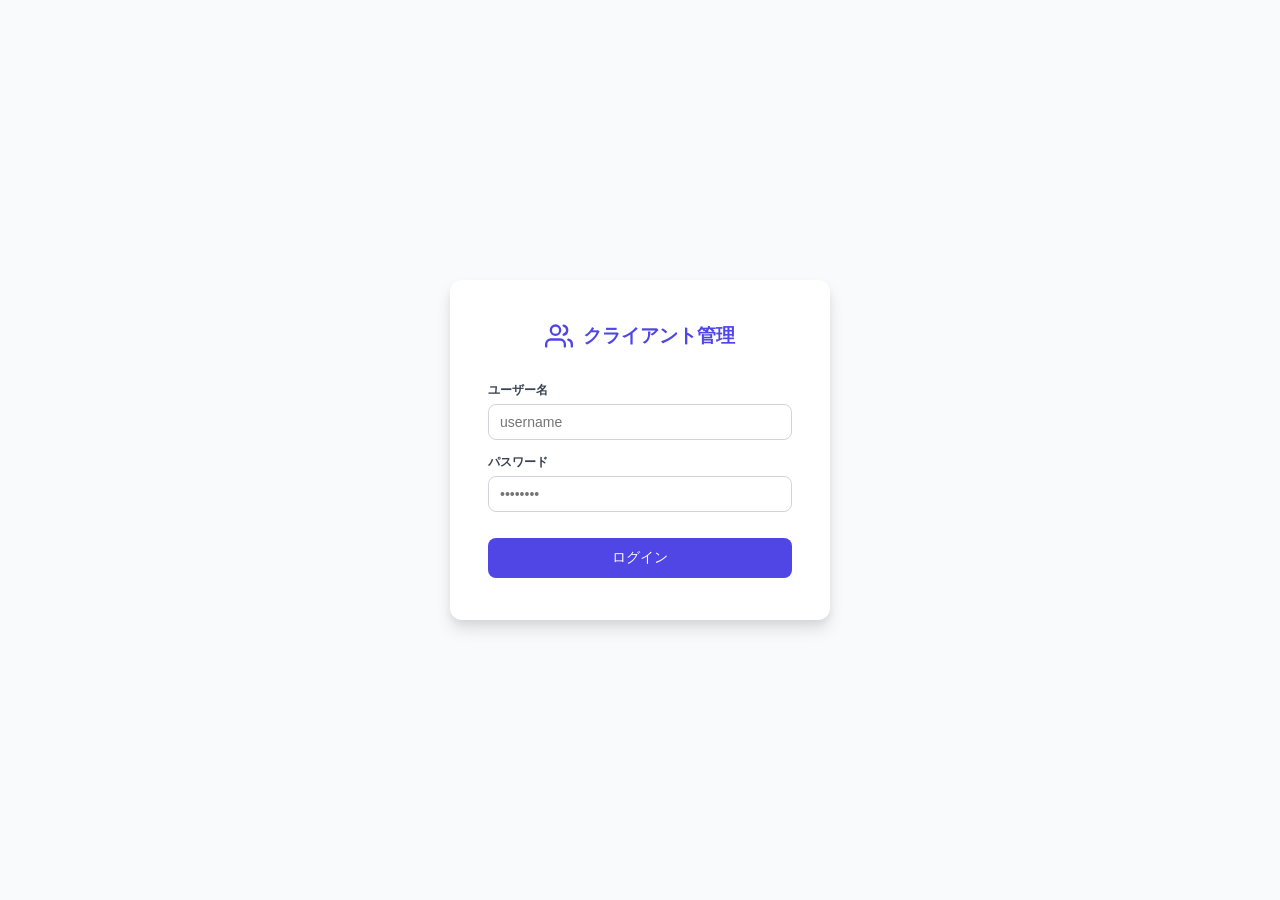
<file: client-manager.html>
<!DOCTYPE html>
<html lang="ja">
<head>
  <meta charset="UTF-8">
  <meta name="viewport" content="width=device-width, initial-scale=1.0">
  <title>クライアント管理</title>
  <link rel="stylesheet" href="style.css">
</head>
<body>

<!-- ===== Header ===== -->
<header class="header">
  <div class="header-logo">
    <svg width="26" height="26" viewBox="0 0 24 24" fill="none" stroke="currentColor" stroke-width="2" stroke-linecap="round" stroke-linejoin="round">
      <path d="M17 21v-2a4 4 0 0 0-4-4H5a4 4 0 0 0-4 4v2"/><circle cx="9" cy="7" r="4"/>
      <path d="M23 21v-2a4 4 0 0 0-3-3.87"/><path d="M16 3.13a4 4 0 0 1 0 7.75"/>
    </svg>
    クライアント管理
  </div>
  <nav class="header-nav">
    <button class="nav-btn active" id="nav-btn-list" onclick="showView('list')">
      <svg width="13" height="13" viewBox="0 0 24 24" fill="none" stroke="currentColor" stroke-width="2" stroke-linecap="round" stroke-linejoin="round" style="vertical-align:-2px;margin-right:5px;"><path d="M17 21v-2a4 4 0 0 0-4-4H5a4 4 0 0 0-4 4v2"/><circle cx="9" cy="7" r="4"/><path d="M23 21v-2a4 4 0 0 0-3-3.87"/><path d="M16 3.13a4 4 0 0 1 0 7.75"/></svg>クライアント
    </button>
    <button class="nav-btn" id="nav-btn-projects" onclick="showView('projects')">
      <svg width="13" height="13" viewBox="0 0 24 24" fill="none" stroke="currentColor" stroke-width="2" stroke-linecap="round" stroke-linejoin="round" style="vertical-align:-2px;margin-right:5px;"><rect x="2" y="3" width="20" height="14" rx="2"/><line x1="8" y1="21" x2="16" y2="21"/><line x1="12" y1="17" x2="12" y2="21"/></svg>プロジェクト一覧
    </button>
  </nav>
  <div class="user-menu" id="user-menu" style="display:none;">
    <span class="user-display-name" id="user-display-name"></span>
    <button class="btn btn-sm btn-secondary" id="btn-settings" onclick="openSettings()" style="display:none;">
      <svg width="13" height="13" viewBox="0 0 24 24" fill="none" stroke="currentColor" stroke-width="2" stroke-linecap="round" stroke-linejoin="round"><circle cx="12" cy="12" r="3"/><path d="M19.4 15a1.65 1.65 0 0 0 .33 1.82l.06.06a2 2 0 0 1-2.83 2.83l-.06-.06a1.65 1.65 0 0 0-1.82-.33 1.65 1.65 0 0 0-1 1.51V21a2 2 0 0 1-4 0v-.09A1.65 1.65 0 0 0 9 19.4a1.65 1.65 0 0 0-1.82.33l-.06.06a2 2 0 0 1-2.83-2.83l.06-.06A1.65 1.65 0 0 0 4.68 15a1.65 1.65 0 0 0-1.51-1H3a2 2 0 0 1 0-4h.09A1.65 1.65 0 0 0 4.6 9a1.65 1.65 0 0 0-.33-1.82l-.06-.06a2 2 0 0 1 2.83-2.83l.06.06A1.65 1.65 0 0 0 9 4.68a1.65 1.65 0 0 0 1-1.51V3a2 2 0 0 1 4 0v.09a1.65 1.65 0 0 0 1 1.51 1.65 1.65 0 0 0 1.82-.33l.06-.06a2 2 0 0 1 2.83 2.83l-.06.06A1.65 1.65 0 0 0 19.4 9a1.65 1.65 0 0 0 1.51 1H21a2 2 0 0 1 0 4h-.09a1.65 1.65 0 0 0-1.51 1z"/></svg>
      設定
    </button>
    <button class="btn btn-sm btn-secondary" onclick="doLogout()">ログアウト</button>
  </div>
</header>

<!-- ========== ログイン画面 ========== -->
<div class="login-overlay" id="login-overlay">
  <div class="login-card">
    <div class="login-logo">
      <svg width="28" height="28" viewBox="0 0 24 24" fill="none" stroke="currentColor" stroke-width="2" stroke-linecap="round" stroke-linejoin="round"><path d="M17 21v-2a4 4 0 0 0-4-4H5a4 4 0 0 0-4 4v2"/><circle cx="9" cy="7" r="4"/><path d="M23 21v-2a4 4 0 0 0-3-3.87"/><path d="M16 3.13a4 4 0 0 1 0 7.75"/></svg>
      クライアント管理
    </div>
    <div class="login-error" id="login-error"></div>
    <div class="form-group" style="margin-bottom:14px;">
      <label class="form-label">ユーザー名</label>
      <input type="text" class="form-input" id="login-username" placeholder="username" autocomplete="username"
             onkeydown="if(event.key==='Enter')document.getElementById('login-password').focus()">
    </div>
    <div class="form-group" style="margin-bottom:26px;">
      <label class="form-label">パスワード</label>
      <input type="password" class="form-input" id="login-password" placeholder="••••••••" autocomplete="current-password"
             onkeydown="if(event.key==='Enter')doLogin()">
    </div>
    <button class="btn btn-primary" style="width:100%;justify-content:center;padding:11px;" onclick="doLogin()" id="login-btn">
      ログイン
    </button>
  </div>
</div>

<!-- ========== 保存インジケーター ========== -->
<div class="saving-dot" id="saving-dot">
  <span class="spin-icon">⟳</span> 保存中...
</div>

<main class="main">

  <!-- ========== 一覧ビュー ========== -->
  <div id="view-list" class="view active">
    <div class="page-header">
      <h1 class="page-title">クライアント一覧</h1>
      <button class="btn btn-primary" onclick="openAddModal()">
        <svg width="15" height="15" viewBox="0 0 24 24" fill="none" stroke="currentColor" stroke-width="2.5" stroke-linecap="round" stroke-linejoin="round"><line x1="12" y1="5" x2="12" y2="19"/><line x1="5" y1="12" x2="19" y2="12"/></svg>
        クライアント追加
      </button>
    </div>

    <div class="stats-grid" id="stats-grid"></div>

    <div class="search-bar">
      <div class="search-wrap">
        <svg width="15" height="15" viewBox="0 0 24 24" fill="none" stroke="currentColor" stroke-width="2" stroke-linecap="round" stroke-linejoin="round"><circle cx="11" cy="11" r="8"/><line x1="21" y1="21" x2="16.65" y2="16.65"/></svg>
        <input type="text" class="search-input" id="search-input" placeholder="名前・会社名・メールで検索..." oninput="renderList()">
      </div>
      <select class="filter-select" id="filter-assignee" onchange="renderList()">
        <option value="">担当者（全員）</option>
      </select>
    </div>

    <div class="clients-grid" id="clients-grid"></div>
  </div>

  <!-- ========== 詳細ビュー ========== -->
  <div id="view-detail" class="view">
    <button class="back-btn" onclick="showView('list')">
      <svg width="15" height="15" viewBox="0 0 24 24" fill="none" stroke="currentColor" stroke-width="2" stroke-linecap="round" stroke-linejoin="round"><polyline points="15 18 9 12 15 6"/></svg>
      一覧に戻る
    </button>

    <div class="detail-header" id="detail-header"></div>

    <div class="tabs">
      <button class="tab active" onclick="switchTab('work', this)">プロジェクト</button>
      <button class="tab" onclick="switchTab('accounts', this)">アカウント情報</button>
      <button class="tab" onclick="switchTab('history', this)">履歴</button>
      <button class="tab" onclick="switchTab('memos', this)">メモ</button>
    </div>

    <!-- プロジェクトタブ -->
    <div class="tab-panel active" id="tab-work">
      <div class="panel">
        <div class="panel-header">
          <span class="panel-title">プロジェクト</span>
          <button class="btn btn-sm btn-primary" onclick="openProjectModal()">
            <svg width="13" height="13" viewBox="0 0 24 24" fill="none" stroke="currentColor" stroke-width="2.5" stroke-linecap="round" stroke-linejoin="round"><line x1="12" y1="5" x2="12" y2="19"/><line x1="5" y1="12" x2="19" y2="12"/></svg>
            追加
          </button>
        </div>
        <div class="panel-body" id="projects-list"></div>
      </div>
    </div>

    <!-- アカウントタブ -->
    <div class="tab-panel" id="tab-accounts">
      <div class="panel">
        <div class="panel-header">
          <span class="panel-title">アカウント情報</span>
          <button class="btn btn-sm btn-primary" onclick="openAccountModal()">
            <svg width="13" height="13" viewBox="0 0 24 24" fill="none" stroke="currentColor" stroke-width="2.5" stroke-linecap="round" stroke-linejoin="round"><line x1="12" y1="5" x2="12" y2="19"/><line x1="5" y1="12" x2="19" y2="12"/></svg>
            追加
          </button>
        </div>
        <div class="panel-body">
          <p style="font-size:12px;color:var(--gray-400);margin-bottom:14px;">※ パスワードはブラウザのローカルストレージに保存されます。機密性の高い情報の取り扱いにご注意ください。</p>
          <div id="accounts-list"></div>
        </div>
      </div>
    </div>

    <!-- 履歴タブ -->
    <div class="tab-panel" id="tab-history">
      <div class="panel">
        <div class="panel-header">
          <span class="panel-title">履歴</span>
          <button class="btn btn-sm btn-primary" onclick="openHistoryModal()">
            <svg width="13" height="13" viewBox="0 0 24 24" fill="none" stroke="currentColor" stroke-width="2.5" stroke-linecap="round" stroke-linejoin="round"><line x1="12" y1="5" x2="12" y2="19"/><line x1="5" y1="12" x2="19" y2="12"/></svg>
            追加
          </button>
        </div>
        <div class="panel-body" id="history-list"></div>
      </div>
    </div>

    <!-- メモタブ -->
    <div class="tab-panel" id="tab-memos">
      <div class="panel">
        <div class="panel-header"><span class="panel-title">メモ</span></div>
        <div class="panel-body">
          <div class="memo-form">
            <textarea class="form-textarea" id="new-memo" placeholder="メモを入力してください..."></textarea>
            <button class="btn btn-primary" onclick="addMemo()">追加</button>
          </div>
          <div class="memo-list" id="memos-list"></div>
        </div>
      </div>
    </div>
  </div>

  <!-- ========== 全プロジェクトビュー ========== -->
  <div id="view-projects" class="view">
    <div class="page-header">
      <h1 class="page-title">全プロジェクト一覧</h1>
    </div>

    <!-- サマリー統計 -->
    <div class="stats-grid" id="ap-stats-grid" style="margin-bottom:18px;"></div>

    <!-- フィルター -->
    <div class="search-bar">
      <div class="search-wrap">
        <svg width="15" height="15" viewBox="0 0 24 24" fill="none" stroke="currentColor" stroke-width="2" stroke-linecap="round" stroke-linejoin="round"><circle cx="11" cy="11" r="8"/><line x1="21" y1="21" x2="16.65" y2="16.65"/></svg>
        <input type="text" class="search-input" id="ap-search" placeholder="プロジェクト名・クライアント名で検索..." oninput="renderAllProjects()">
      </div>
      <select class="filter-select" id="ap-filter-client" onchange="renderAllProjects()">
        <option value="">クライアント（全員）</option>
      </select>
      <select class="filter-select" id="ap-filter-status" onchange="renderAllProjects()">
        <option value="">ステータス（全て）</option>
        <option value="planning">計画中</option>
        <option value="active">進行中</option>
        <option value="review">レビュー中</option>
        <option value="completed">完了</option>
        <option value="on-hold">保留</option>
      </select>
      <select class="filter-select" id="ap-filter-type" onchange="renderAllProjects()">
        <option value="">契約タイプ（全て）</option>
        <option value="subscription">サブスク</option>
        <option value="onetime">単発</option>
        <option value="none">なし</option>
      </select>
      <select class="filter-select" id="ap-filter-assignee" onchange="renderAllProjects()">
        <option value="">担当者（全員）</option>
      </select>
    </div>

    <!-- プロジェクト一覧 -->
    <div class="panel">
      <div id="ap-list" style="overflow:hidden;border-radius:var(--radius-lg);"></div>
    </div>
  </div>
</main>

<!-- ========== クライアント追加/編集モーダル ========== -->
<div class="modal-overlay" id="modal-client">
  <div class="modal">
    <div class="modal-header">
      <span class="modal-title" id="modal-client-title">クライアント追加</span>
      <button class="btn-icon" onclick="closeModal('modal-client')">
        <svg width="18" height="18" viewBox="0 0 24 24" fill="none" stroke="currentColor" stroke-width="2" stroke-linecap="round" stroke-linejoin="round"><line x1="18" y1="6" x2="6" y2="18"/><line x1="6" y1="6" x2="18" y2="18"/></svg>
      </button>
    </div>
    <div class="modal-body">
      <div class="form-grid">
        <div class="form-group full">
          <label class="form-label">アイコン画像</label>
          <div class="avatar-upload-wrap">
            <div class="avatar-preview" id="f-avatar-preview">?</div>
            <div>
              <label class="avatar-upload-btn">
                <svg width="14" height="14" viewBox="0 0 24 24" fill="none" stroke="currentColor" stroke-width="2" stroke-linecap="round" stroke-linejoin="round"><path d="M21 15v4a2 2 0 0 1-2 2H5a2 2 0 0 1-2-2v-4"/><polyline points="17 8 12 3 7 8"/><line x1="12" y1="3" x2="12" y2="15"/></svg>
                画像を選択
                <input type="file" id="f-avatar-file" accept="image/*" style="display:none;" onchange="onAvatarFileChange(this)">
              </label>
              <button type="button" class="avatar-remove-btn" id="f-avatar-remove" onclick="removeAvatar()">✕ 画像を削除</button>
              <p style="font-size:11px;color:var(--gray-400);margin-top:4px;">JPG・PNG・GIF など。自動でリサイズされます。</p>
            </div>
          </div>
        </div>
        <div class="form-group">
          <label class="form-label">会社名 *</label>
          <input type="text" class="form-input" id="f-company" placeholder="株式会社サンプル">
        </div>
        <div class="form-group">
          <label class="form-label">名前</label>
          <input type="text" class="form-input" id="f-name" placeholder="山田 太郎">
        </div>
        <div class="form-group">
          <label class="form-label">メールアドレス</label>
          <input type="email" class="form-input" id="f-email" placeholder="example@email.com">
        </div>
        <div class="form-group">
          <label class="form-label">電話番号</label>
          <input type="tel" class="form-input" id="f-phone" placeholder="090-1234-5678">
        </div>
        <div class="form-group">
          <label class="form-label">担当者</label>
          <input type="text" class="form-input" id="f-assignee" placeholder="担当者名">
        </div>
        <div class="form-group">
          <label class="form-label">ステータス</label>
          <select class="form-select" id="f-status">
            <option value="active">取引中</option>
            <option value="prospect">見込み</option>
            <option value="inactive">非アクティブ</option>
          </select>
        </div>
        <div class="form-group full">
          <label class="form-label">住所</label>
          <input type="text" class="form-input" id="f-address" placeholder="東京都渋谷区…">
        </div>
        <div class="form-group full">
          <label class="form-label">メモ</label>
          <textarea class="form-textarea" id="f-note" placeholder="クライアントに関するメモ…"></textarea>
        </div>
      </div>
    </div>
    <div class="modal-footer">
      <button class="btn btn-secondary" onclick="closeModal('modal-client')">キャンセル</button>
      <button class="btn btn-primary" onclick="saveClient()">保存</button>
    </div>
  </div>
</div>

<!-- ========== 案件モーダル ========== -->
<div class="modal-overlay" id="modal-project">
  <div class="modal">
    <div class="modal-header">
      <span class="modal-title" id="modal-project-title">プロジェクトを追加</span>
      <button class="btn-icon" onclick="closeModal('modal-project')">
        <svg width="18" height="18" viewBox="0 0 24 24" fill="none" stroke="currentColor" stroke-width="2" stroke-linecap="round" stroke-linejoin="round"><line x1="18" y1="6" x2="6" y2="18"/><line x1="6" y1="6" x2="18" y2="18"/></svg>
      </button>
    </div>
    <div class="modal-body">
      <div class="form-grid">
        <div class="form-group full">
          <label class="form-label">案件名 *</label>
          <input type="text" class="form-input" id="pf-name" placeholder="ECサイトリニューアル">
        </div>
        <div class="form-group">
          <label class="form-label">ステータス</label>
          <select class="form-select" id="pf-status">
            <option value="planning">計画中</option>
            <option value="active">進行中</option>
            <option value="review">レビュー中</option>
            <option value="completed">完了</option>
            <option value="on-hold">保留</option>
          </select>
        </div>
        <div class="form-group">
          <label class="form-label">担当者</label>
          <input type="text" class="form-input" id="pf-assignee" placeholder="担当者名">
        </div>
        <div class="form-group full">
          <label class="form-label">説明</label>
          <textarea class="form-textarea" id="pf-desc" placeholder="案件の詳細…"></textarea>
        </div>
        <!-- 区切り -->
        <div class="form-group full">
          <div style="border-top:1px solid var(--gray-200);margin:4px 0 8px;"></div>
          <p style="font-size:12px;font-weight:600;color:var(--gray-500);letter-spacing:.05em;">契約・金額</p>
        </div>
        <div class="form-group">
          <label class="form-label">契約タイプ</label>
          <select class="form-select" id="pf-contract-type" onchange="onPfContractTypeChange()">
            <option value="none">なし</option>
            <option value="onetime">単発</option>
            <option value="subscription">サブスクリプション</option>
          </select>
        </div>
        <div class="form-group" id="pf-amount-group">
          <label class="form-label" id="pf-amount-label">金額（円）</label>
          <input type="number" class="form-input" id="pf-amount" placeholder="500000">
        </div>
        <div class="form-group" id="pf-cycle-group" style="display:none;">
          <label class="form-label">請求サイクル</label>
          <select class="form-select" id="pf-cycle">
            <option value="monthly">毎月</option>
            <option value="yearly">毎年</option>
          </select>
        </div>
        <div class="form-group">
          <label class="form-label">開始日</label>
          <input type="date" class="form-input" id="pf-start">
        </div>
        <div class="form-group">
          <label class="form-label">終了日</label>
          <input type="date" class="form-input" id="pf-end">
        </div>
      </div>
    </div>
    <div class="modal-footer">
      <button class="btn btn-secondary" onclick="closeModal('modal-project')">キャンセル</button>
      <button class="btn btn-primary" onclick="saveProject()">保存</button>
    </div>
  </div>
</div>

<!-- ========== アカウントモーダル ========== -->
<div class="modal-overlay" id="modal-account">
  <div class="modal">
    <div class="modal-header">
      <span class="modal-title" id="modal-account-title">アカウントを追加</span>
      <button class="btn-icon" onclick="closeModal('modal-account')">
        <svg width="18" height="18" viewBox="0 0 24 24" fill="none" stroke="currentColor" stroke-width="2" stroke-linecap="round" stroke-linejoin="round"><line x1="18" y1="6" x2="6" y2="18"/><line x1="6" y1="6" x2="18" y2="18"/></svg>
      </button>
    </div>
    <div class="modal-body">
      <div class="form-grid">
        <div class="form-group">
          <label class="form-label">サービス名 *</label>
          <input type="text" class="form-input" id="af-service" placeholder="WordPress, FTP, MySQL...">
        </div>
        <div class="form-group">
          <label class="form-label">種別</label>
          <select class="form-select" id="af-kind" onchange="onAccountKindChange()">
            <option value="web">Webサービス</option>
            <option value="ftp">FTP / SFTP</option>
            <option value="ssh">SSH</option>
            <option value="db">データベース</option>
            <option value="other">その他サーバー</option>
          </select>
        </div>
        <!-- Webサービス用 -->
        <div class="form-group full" id="af-url-group">
          <label class="form-label">URL</label>
          <input type="text" class="form-input" id="af-url" placeholder="https://example.com/wp-admin">
        </div>
        <!-- サーバー用 -->
        <div class="form-group" id="af-host-group" style="display:none;">
          <label class="form-label">ホスト名 / IPアドレス</label>
          <input type="text" class="form-input" id="af-host" placeholder="ftp.example.com / 192.168.1.1">
        </div>
        <div class="form-group" id="af-port-group" style="display:none;">
          <label class="form-label">ポート番号</label>
          <input type="number" class="form-input" id="af-port" placeholder="21">
        </div>
        <div class="form-group full" id="af-path-group" style="display:none;">
          <label class="form-label">初期パス / ディレクトリ</label>
          <input type="text" class="form-input" id="af-path" placeholder="/public_html">
        </div>
        <div class="form-group" id="af-dbname-group" style="display:none;">
          <label class="form-label">データベース名</label>
          <input type="text" class="form-input" id="af-dbname" placeholder="db_example">
        </div>
        <!-- 共通 -->
        <div class="form-group">
          <label class="form-label">ユーザー名 / メール</label>
          <input type="text" class="form-input" id="af-username" placeholder="admin">
        </div>
        <div class="form-group">
          <label class="form-label">パスワード</label>
          <div style="position:relative;">
            <input type="password" class="form-input" id="af-password" placeholder="パスワード" style="padding-right:40px;">
            <button type="button" onclick="togglePw('af-password', this)" style="position:absolute;right:8px;top:50%;transform:translateY(-50%);background:none;border:none;cursor:pointer;color:var(--gray-400);padding:4px;">
              <svg width="16" height="16" viewBox="0 0 24 24" fill="none" stroke="currentColor" stroke-width="2" stroke-linecap="round" stroke-linejoin="round"><path d="M1 12s4-8 11-8 11 8 11 8-4 8-11 8-11-8-11-8z"/><circle cx="12" cy="12" r="3"/></svg>
            </button>
          </div>
        </div>
        <div class="form-group full">
          <label class="form-label">備考</label>
          <textarea class="form-textarea" id="af-note" placeholder="その他の情報（2段階認証、接続ソフトなど）…"></textarea>
        </div>
      </div>
    </div>
    <div class="modal-footer">
      <button class="btn btn-secondary" onclick="closeModal('modal-account')">キャンセル</button>
      <button class="btn btn-primary" onclick="saveAccount()">保存</button>
    </div>
  </div>
</div>

<!-- ========== 履歴モーダル ========== -->
<div class="modal-overlay" id="modal-history">
  <div class="modal">
    <div class="modal-header">
      <span class="modal-title" id="modal-history-title">履歴を追加</span>
      <button class="btn-icon" onclick="closeModal('modal-history')">
        <svg width="18" height="18" viewBox="0 0 24 24" fill="none" stroke="currentColor" stroke-width="2" stroke-linecap="round" stroke-linejoin="round"><line x1="18" y1="6" x2="6" y2="18"/><line x1="6" y1="6" x2="18" y2="18"/></svg>
      </button>
    </div>
    <div class="modal-body">
      <div class="form-grid">
        <div class="form-group">
          <label class="form-label">日付 *</label>
          <input type="date" class="form-input" id="hf-date">
        </div>
        <div class="form-group">
          <label class="form-label">種別</label>
          <select class="form-select" id="hf-type">
            <option value="meeting">打ち合わせ</option>
            <option value="call">電話</option>
            <option value="email">メール</option>
            <option value="proposal">提案</option>
            <option value="delivery">納品</option>
            <option value="other">その他</option>
          </select>
        </div>
        <div class="form-group full">
          <label class="form-label">タイトル *</label>
          <input type="text" class="form-input" id="hf-title" placeholder="初回打ち合わせ、見積もり提出など">
        </div>
        <div class="form-group full">
          <label class="form-label">内容</label>
          <textarea class="form-textarea" id="hf-content" placeholder="詳細内容…"></textarea>
        </div>
      </div>
    </div>
    <div class="modal-footer">
      <button class="btn btn-secondary" onclick="closeModal('modal-history')">キャンセル</button>
      <button class="btn btn-primary" onclick="saveHistory()">保存</button>
    </div>
  </div>
</div>

<!-- ========== 確認モーダル ========== -->
<div class="modal-overlay" id="modal-confirm">
  <div class="modal" style="max-width:380px;">
    <div class="modal-header">
      <span class="modal-title" id="confirm-title">確認</span>
      <button class="btn-icon" onclick="closeModal('modal-confirm')">
        <svg width="18" height="18" viewBox="0 0 24 24" fill="none" stroke="currentColor" stroke-width="2" stroke-linecap="round" stroke-linejoin="round"><line x1="18" y1="6" x2="6" y2="18"/><line x1="6" y1="6" x2="18" y2="18"/></svg>
      </button>
    </div>
    <div class="modal-body">
      <p id="confirm-text" style="font-size:14px;color:var(--gray-700);line-height:1.65;"></p>
    </div>
    <div class="modal-footer">
      <button class="btn btn-secondary" onclick="closeModal('modal-confirm')">キャンセル</button>
      <button class="btn btn-danger" id="confirm-ok">削除する</button>
    </div>
  </div>
</div>

<!-- ========== 設定モーダル ========== -->
<div class="modal-overlay" id="modal-settings">
  <div class="modal" style="max-width:560px;">
    <div class="modal-header">
      <span class="modal-title">設定</span>
      <button class="btn-icon" onclick="closeModal('modal-settings')">
        <svg width="18" height="18" viewBox="0 0 24 24" fill="none" stroke="currentColor" stroke-width="2" stroke-linecap="round" stroke-linejoin="round"><line x1="18" y1="6" x2="6" y2="18"/><line x1="6" y1="6" x2="18" y2="18"/></svg>
      </button>
    </div>
    <div class="modal-body">
      <div class="settings-tabs" id="settings-tabs"></div>

      <!-- ユーザー管理（adminのみ） -->
      <div class="settings-panel" id="spanel-users">
        <div id="users-list" style="margin-bottom:18px;"></div>
        <div style="border-top:1px solid var(--gray-200);padding-top:18px;">
          <p style="font-size:13px;font-weight:600;color:var(--gray-700);margin-bottom:12px;">ユーザーを追加</p>
          <div class="form-grid">
            <div class="form-group">
              <label class="form-label">ユーザー名 *</label>
              <input type="text" class="form-input" id="nu-username" placeholder="yamada">
            </div>
            <div class="form-group">
              <label class="form-label">表示名</label>
              <input type="text" class="form-input" id="nu-display" placeholder="山田 太郎">
            </div>
            <div class="form-group">
              <label class="form-label">パスワード *（6文字以上）</label>
              <input type="password" class="form-input" id="nu-password" placeholder="••••••••">
            </div>
            <div class="form-group">
              <label class="form-label">権限</label>
              <select class="form-select" id="nu-role">
                <option value="staff">スタッフ</option>
                <option value="admin">管理者</option>
              </select>
            </div>
          </div>
          <div style="margin-top:12px;text-align:right;">
            <button class="btn btn-primary btn-sm" onclick="createUser()">追加</button>
          </div>
        </div>
      </div>

      <!-- データ管理（adminのみ） -->
      <div class="settings-panel" id="spanel-data">
        <div style="display:flex;flex-direction:column;gap:16px;">
          <div class="panel" style="box-shadow:none;border:1px solid var(--gray-200);">
            <div class="panel-body">
              <p style="font-size:14px;font-weight:600;color:var(--gray-800);margin-bottom:6px;">データをエクスポート</p>
              <p style="font-size:13px;color:var(--gray-500);margin-bottom:12px;">全データをJSONファイルとしてダウンロードします。バックアップや移行に使えます。</p>
              <button class="btn btn-secondary btn-sm" onclick="doExport()">
                <svg width="13" height="13" viewBox="0 0 24 24" fill="none" stroke="currentColor" stroke-width="2" stroke-linecap="round" stroke-linejoin="round"><path d="M21 15v4a2 2 0 0 1-2 2H5a2 2 0 0 1-2-2v-4"/><polyline points="7 10 12 15 17 10"/><line x1="12" y1="15" x2="12" y2="3"/></svg>
                JSONをダウンロード
              </button>
            </div>
          </div>
          <div class="panel" style="box-shadow:none;border:1px solid var(--gray-200);">
            <div class="panel-body">
              <p style="font-size:14px;font-weight:600;color:var(--gray-800);margin-bottom:6px;">データをインポート</p>
              <p style="font-size:13px;color:var(--gray-500);margin-bottom:12px;">⚠️ <strong>既存のデータはすべて上書きされます。</strong>事前にエクスポートでバックアップしてください。</p>
              <label class="avatar-upload-btn" style="cursor:pointer;">
                <svg width="13" height="13" viewBox="0 0 24 24" fill="none" stroke="currentColor" stroke-width="2" stroke-linecap="round" stroke-linejoin="round"><path d="M21 15v4a2 2 0 0 1-2 2H5a2 2 0 0 1-2-2v-4"/><polyline points="17 8 12 3 7 8"/><line x1="12" y1="3" x2="12" y2="15"/></svg>
                JSONファイルを選択してインポート
                <input type="file" accept=".json,application/json" style="display:none;" onchange="doImport(this)">
              </label>
            </div>
          </div>
        </div>
      </div>

      <!-- パスワード変更（全員） -->
      <div class="settings-panel" id="spanel-password">
        <div class="form-grid">
          <div class="form-group full">
            <label class="form-label">現在のパスワード</label>
            <input type="password" class="form-input" id="cp-old" placeholder="••••••••">
          </div>
          <div class="form-group full">
            <label class="form-label">新しいパスワード（6文字以上）</label>
            <input type="password" class="form-input" id="cp-new" placeholder="••••••••">
          </div>
          <div class="form-group full">
            <label class="form-label">新しいパスワード（確認）</label>
            <input type="password" class="form-input" id="cp-new2" placeholder="••••••••">
          </div>
        </div>
        <div style="margin-top:16px;text-align:right;">
          <button class="btn btn-primary btn-sm" onclick="changePassword()">パスワードを変更</button>
        </div>
      </div>
    </div>
  </div>
</div>

<!-- ========== Toast ========== -->
<div class="toast-wrap" id="toast-wrap"></div>

<script src="app.js"></script>
</body>
</html>
</file>
<file: style.css>
*, *::before, *::after { box-sizing: border-box; margin: 0; padding: 0; }

:root {
  --primary: #4f46e5;
  --primary-light: #6366f1;
  --primary-dark: #3730a3;
  --success: #10b981;
  --warning: #f59e0b;
  --danger: #ef4444;
  --gray-50: #f9fafb;
  --gray-100: #f3f4f6;
  --gray-200: #e5e7eb;
  --gray-300: #d1d5db;
  --gray-400: #9ca3af;
  --gray-500: #6b7280;
  --gray-600: #4b5563;
  --gray-700: #374151;
  --gray-800: #1f2937;
  --gray-900: #111827;
  --white: #ffffff;
  --shadow-sm: 0 1px 2px rgba(0,0,0,.05);
  --shadow: 0 1px 3px rgba(0,0,0,.10), 0 1px 2px rgba(0,0,0,.06);
  --shadow-md: 0 4px 6px rgba(0,0,0,.07), 0 2px 4px rgba(0,0,0,.06);
  --shadow-lg: 0 10px 15px rgba(0,0,0,.10), 0 4px 6px rgba(0,0,0,.05);
  --radius: 8px;
  --radius-lg: 12px;
}

body {
  font-family: -apple-system, BlinkMacSystemFont, 'Segoe UI', 'Hiragino Sans', sans-serif;
  background: var(--gray-50);
  color: var(--gray-800);
  min-height: 100vh;
}

/* ===== Header ===== */
.header {
  background: var(--white);
  border-bottom: 1px solid var(--gray-200);
  padding: 0 24px;
  height: 60px;
  display: flex;
  align-items: center;
  justify-content: space-between;
  position: sticky;
  top: 0;
  z-index: 100;
  box-shadow: var(--shadow-sm);
}
.header-logo {
  display: flex;
  align-items: center;
  gap: 10px;
  font-size: 19px;
  font-weight: 700;
  color: var(--primary);
}

/* ===== Layout ===== */
.main { max-width: 1200px; margin: 0 auto; padding: 24px; }
.view { display: none; }
.view.active { display: block; }

.page-header {
  display: flex;
  align-items: center;
  justify-content: space-between;
  margin-bottom: 24px;
  flex-wrap: wrap;
  gap: 12px;
}
.page-title { font-size: 22px; font-weight: 700; color: var(--gray-900); }

/* ===== Buttons ===== */
.btn {
  display: inline-flex;
  align-items: center;
  gap: 6px;
  padding: 9px 16px;
  border-radius: var(--radius);
  font-size: 14px;
  font-weight: 500;
  cursor: pointer;
  border: none;
  transition: all .15s;
}
.btn-primary { background: var(--primary); color: #fff; }
.btn-primary:hover { background: var(--primary-dark); }
.btn-secondary { background: var(--white); color: var(--gray-700); border: 1px solid var(--gray-300); }
.btn-secondary:hover { background: var(--gray-50); }
.btn-danger { background: var(--danger); color: #fff; }
.btn-danger:hover { background: #dc2626; }
.btn-sm { padding: 6px 12px; font-size: 13px; }
.btn-icon {
  padding: 7px;
  border-radius: var(--radius);
  background: transparent;
  border: none;
  cursor: pointer;
  color: var(--gray-500);
  transition: all .15s;
  display: inline-flex;
  align-items: center;
}
.btn-icon:hover { background: var(--gray-100); color: var(--gray-800); }
.btn-icon.danger:hover { background: #fee2e2; color: var(--danger); }

/* ===== Stats ===== */
.stats-grid {
  display: grid;
  grid-template-columns: repeat(auto-fit, minmax(180px, 1fr));
  gap: 14px;
  margin-bottom: 22px;
}
.stat-card {
  background: var(--white);
  border-radius: var(--radius-lg);
  padding: 18px 20px;
  box-shadow: var(--shadow);
}
.stat-label { font-size: 12px; color: var(--gray-500); margin-bottom: 6px; }
.stat-value { font-size: 26px; font-weight: 700; color: var(--gray-900); }
.stat-value.primary { color: var(--primary); }
.stat-value.success { color: var(--success); font-size: 20px; }

/* ===== Search ===== */
.search-bar { display: flex; gap: 10px; margin-bottom: 18px; flex-wrap: wrap; }
.search-wrap { flex: 1; min-width: 200px; position: relative; }
.search-wrap svg { position: absolute; left: 11px; top: 50%; transform: translateY(-50%); color: var(--gray-400); pointer-events: none; }
.search-input {
  width: 100%;
  padding: 9px 12px 9px 34px;
  border: 1px solid var(--gray-300);
  border-radius: var(--radius);
  font-size: 14px;
  background: var(--white);
}
.search-input:focus { outline: none; border-color: var(--primary); box-shadow: 0 0 0 3px rgba(79,70,229,.1); }
.filter-select {
  padding: 9px 12px;
  border: 1px solid var(--gray-300);
  border-radius: var(--radius);
  font-size: 14px;
  background: var(--white);
  cursor: pointer;
}

/* ===== Client Cards ===== */
.clients-grid { display: grid; grid-template-columns: repeat(auto-fill, minmax(300px, 1fr)); gap: 14px; }
.client-card {
  background: var(--white);
  border-radius: var(--radius-lg);
  box-shadow: var(--shadow);
  padding: 18px;
  cursor: pointer;
  transition: all .2s;
  border: 2px solid transparent;
}
.client-card:hover { box-shadow: var(--shadow-lg); border-color: var(--primary); transform: translateY(-1px); }
.client-card-top { display: flex; align-items: flex-start; justify-content: space-between; margin-bottom: 10px; }
.client-avatar {
  width: 42px; height: 42px;
  border-radius: 50%;
  background: linear-gradient(135deg, var(--primary), var(--primary-light));
  display: flex; align-items: center; justify-content: center;
  color: #fff; font-weight: 700; font-size: 17px; flex-shrink: 0;
  overflow: hidden;
}
.client-avatar img, .detail-avatar img {
  width: 100%; height: 100%; object-fit: cover; border-radius: 50%;
}
.avatar-upload-wrap {
  display: flex; align-items: center; gap: 14px;
}
.avatar-preview {
  width: 64px; height: 64px; border-radius: 50%; flex-shrink: 0;
  background: linear-gradient(135deg, var(--primary), var(--primary-light));
  display: flex; align-items: center; justify-content: center;
  color: #fff; font-weight: 700; font-size: 22px;
  overflow: hidden; border: 2px solid var(--gray-200);
}
.avatar-preview img { width: 100%; height: 100%; object-fit: cover; border-radius: 50%; }
.avatar-upload-btn {
  display: inline-flex; align-items: center; gap: 6px;
  padding: 7px 12px; border-radius: var(--radius);
  font-size: 13px; font-weight: 500; cursor: pointer;
  background: var(--white); color: var(--gray-700);
  border: 1px solid var(--gray-300); transition: all .15s;
}
.avatar-upload-btn:hover { background: var(--gray-50); }
.avatar-remove-btn {
  font-size: 12px; color: var(--danger); cursor: pointer;
  background: none; border: none; padding: 4px 0; display: none;
}
.card-actions { display: flex; gap: 2px; opacity: 0; transition: opacity .15s; }
.client-card:hover .card-actions { opacity: 1; }
.client-name { font-size: 12px; color: var(--gray-500); margin-bottom: 2px; }
.client-company { font-size: 15px; font-weight: 600; color: var(--gray-900); margin-bottom: 8px; min-height: 18px; }
.client-meta { display: flex; flex-direction: column; gap: 5px; }
.meta-item { display: flex; align-items: center; gap: 7px; font-size: 12px; color: var(--gray-600); }
.meta-item svg { color: var(--gray-400); flex-shrink: 0; }
.card-footer {
  margin-top: 12px; padding-top: 12px;
  border-top: 1px solid var(--gray-100);
  display: flex; justify-content: space-between; align-items: center;
}
.card-counts { font-size: 11px; color: var(--gray-400); }

/* ===== Drag & Drop ===== */
.drag-handle {
  position: absolute; top: 8px; left: 8px;
  color: var(--gray-300); cursor: grab; opacity: 0;
  transition: opacity .15s; padding: 2px; line-height: 1;
}
.client-card { position: relative; }
.client-card:hover .drag-handle { opacity: 1; }
.client-card.dragging { opacity: .35; border-color: var(--primary); }
.client-card.drag-over { border-color: var(--primary); box-shadow: 0 0 0 3px rgba(79,70,229,.2); }

/* ===== Badges ===== */
.badge {
  display: inline-flex; align-items: center;
  padding: 2px 9px; border-radius: 999px;
  font-size: 11px; font-weight: 600;
}
.badge-primary { background: #ede9fe; color: #5b21b6; }
.badge-success { background: #d1fae5; color: #065f46; }
.badge-warning { background: #fef3c7; color: #92400e; }
.badge-danger  { background: #fee2e2; color: #991b1b; }
.badge-gray    { background: var(--gray-100); color: var(--gray-600); }

/* ===== Empty State ===== */
.empty-state { text-align: center; padding: 60px 24px; color: var(--gray-500); }
.empty-state svg { color: var(--gray-300); margin: 0 auto 14px; display: block; }
.empty-state h3 { font-size: 17px; font-weight: 600; color: var(--gray-600); margin-bottom: 6px; }

/* ===== Modal ===== */
.modal-overlay {
  display: none; position: fixed; inset: 0;
  background: rgba(0,0,0,.5); z-index: 1000;
  align-items: center; justify-content: center; padding: 20px;
}
.modal-overlay.open { display: flex; }
.modal {
  background: var(--white); border-radius: var(--radius-lg);
  box-shadow: var(--shadow-lg); width: 100%; max-width: 580px;
  max-height: 90vh; overflow-y: auto;
}
.modal-header {
  padding: 18px 22px; border-bottom: 1px solid var(--gray-200);
  display: flex; align-items: center; justify-content: space-between;
  position: sticky; top: 0; background: var(--white); z-index: 1;
}
.modal-title { font-size: 17px; font-weight: 600; color: var(--gray-900); }
.modal-body { padding: 22px; }
.modal-footer {
  padding: 14px 22px; border-top: 1px solid var(--gray-200);
  display: flex; justify-content: flex-end; gap: 10px;
}

/* ===== Form ===== */
.form-grid { display: grid; grid-template-columns: 1fr 1fr; gap: 14px; }
.form-group { display: flex; flex-direction: column; gap: 5px; }
.form-group.full { grid-column: 1 / -1; }
.form-label { font-size: 12px; font-weight: 600; color: var(--gray-700); }
.form-input, .form-select, .form-textarea {
  padding: 9px 11px;
  border: 1px solid var(--gray-300);
  border-radius: var(--radius);
  font-size: 14px; color: var(--gray-800);
  background: var(--white);
  transition: border-color .15s;
  font-family: inherit;
}
.form-input:focus, .form-select:focus, .form-textarea:focus {
  outline: none; border-color: var(--primary);
  box-shadow: 0 0 0 3px rgba(79,70,229,.1);
}
.form-textarea { resize: vertical; min-height: 80px; }

/* ===== Detail View ===== */
.back-btn {
  display: inline-flex; align-items: center; gap: 7px;
  font-size: 13px; color: var(--gray-600); cursor: pointer;
  margin-bottom: 18px; padding: 5px 0;
  border: none; background: none; transition: color .15s;
}
.back-btn:hover { color: var(--primary); }

.detail-header {
  background: var(--white); border-radius: var(--radius-lg);
  padding: 22px; box-shadow: var(--shadow);
  margin-bottom: 18px; display: flex; gap: 18px; flex-wrap: wrap;
}
.detail-avatar {
  width: 68px; height: 68px; border-radius: 50%;
  background: linear-gradient(135deg, var(--primary), var(--primary-light));
  display: flex; align-items: center; justify-content: center;
  color: #fff; font-weight: 700; font-size: 26px; flex-shrink: 0;
}
.detail-info { flex: 1; }
.detail-name { font-size: 22px; font-weight: 700; color: var(--gray-900); margin-bottom: 3px; }
.detail-company { font-size: 14px; color: var(--gray-500); margin-bottom: 10px; }
.detail-contacts { display: flex; flex-wrap: wrap; gap: 14px; }
.contact-item { display: flex; align-items: center; gap: 7px; font-size: 13px; color: var(--gray-600); }
.contact-item svg { color: var(--primary); }
.detail-note {
  margin-top: 10px; font-size: 13px; color: var(--gray-500);
  background: var(--gray-50); padding: 8px 12px; border-radius: 6px;
}
.detail-actions { display: flex; align-items: flex-start; gap: 8px; flex-shrink: 0; flex-wrap: wrap; }

/* ===== Tabs ===== */
.tabs { display: flex; gap: 2px; border-bottom: 2px solid var(--gray-200); margin-bottom: 18px; overflow-x: auto; }
.tab {
  padding: 9px 16px; font-size: 14px; font-weight: 500;
  color: var(--gray-500); cursor: pointer; border: none; background: none;
  border-bottom: 2px solid transparent; margin-bottom: -2px;
  white-space: nowrap; transition: all .15s;
}
.tab:hover { color: var(--primary); }
.tab.active { color: var(--primary); border-bottom-color: var(--primary); }
.tab-panel { display: none; }
.tab-panel.active { display: block; }

/* ===== Card Panel ===== */
.panel {
  background: var(--white); border-radius: var(--radius-lg);
  box-shadow: var(--shadow); overflow: hidden;
}
.panel-header {
  padding: 14px 18px; border-bottom: 1px solid var(--gray-100);
  display: flex; align-items: center; justify-content: space-between;
}
.panel-title { font-size: 14px; font-weight: 600; color: var(--gray-800); }
.panel-body { padding: 18px; }

/* ===== List rows (contracts / projects) ===== */
.list-row {
  display: flex; align-items: center; gap: 10px;
  padding: 11px 0; border-bottom: 1px solid var(--gray-100);
}
.list-row:last-child { border-bottom: none; }
.list-row-info { flex: 1; }
.list-row-title { font-size: 14px; font-weight: 500; color: var(--gray-800); }
.list-row-sub { font-size: 12px; color: var(--gray-500); margin-top: 2px; }
.list-row-actions { display: flex; gap: 2px; }
.amount-text { font-weight: 600; color: var(--success); }

/* ===== Memo ===== */
.memo-form { display: flex; gap: 10px; margin-bottom: 18px; }
.memo-form .form-textarea { flex: 1; min-height: 60px; }
.memo-form .btn { align-self: flex-end; }
.memo-list { display: flex; flex-direction: column; gap: 10px; }
.memo-item {
  background: var(--gray-50); border-radius: var(--radius);
  padding: 12px 14px; border-left: 3px solid var(--primary);
}
.memo-top { display: flex; justify-content: space-between; align-items: center; margin-bottom: 6px; }
.memo-date { font-size: 11px; color: var(--gray-500); }
.memo-content { font-size: 13px; color: var(--gray-700); line-height: 1.65; white-space: pre-wrap; }

/* ===== Toast ===== */
.toast-wrap { position: fixed; bottom: 22px; right: 22px; z-index: 9999; display: flex; flex-direction: column; gap: 8px; }
.toast {
  background: var(--gray-900); color: #fff;
  padding: 11px 15px; border-radius: var(--radius);
  font-size: 13px; box-shadow: var(--shadow-lg);
  animation: slideIn .25s ease;
  display: flex; align-items: center; gap: 9px;
}
.toast.success { background: var(--success); }
.toast.error   { background: var(--danger); }
@keyframes slideIn { from { transform: translateX(100%); opacity: 0; } to { transform: translateX(0); opacity: 1; } }
@keyframes fadeOut { from { opacity: 1; } to { opacity: 0; } }

/* ===== Login Screen ===== */
.login-overlay {
  position: fixed; inset: 0; z-index: 9000;
  background: var(--gray-50);
  display: flex; align-items: center; justify-content: center; padding: 24px;
}
.login-overlay.hidden { display: none; }
.login-card {
  background: var(--white); border-radius: var(--radius-lg);
  box-shadow: var(--shadow-lg); padding: 42px 38px; width: 100%; max-width: 380px;
}
.login-logo {
  display: flex; align-items: center; justify-content: center; gap: 10px;
  font-size: 19px; font-weight: 700; color: var(--primary); margin-bottom: 32px;
}
.login-error {
  background: #fee2e2; border: 1px solid #fca5a5; border-radius: var(--radius);
  padding: 10px 14px; font-size: 13px; color: #991b1b; margin-bottom: 14px; display: none;
}
.login-error.show { display: block; }

/* ===== Saving Indicator ===== */
.saving-dot {
  position: fixed; bottom: 22px; left: 22px; z-index: 500;
  background: var(--gray-700); color: #fff;
  padding: 7px 13px; border-radius: var(--radius); font-size: 12px;
  display: none; align-items: center; gap: 7px; box-shadow: var(--shadow);
}
.saving-dot.show { display: flex; }
@keyframes spin { to { transform: rotate(360deg); } }
.spin-icon { animation: spin .7s linear infinite; display: inline-block; }

/* ===== User Menu ===== */
.user-menu { display: flex; align-items: center; gap: 8px; flex-shrink: 0; }
.user-display-name { font-size: 13px; color: var(--gray-600); font-weight: 500; }

/* ===== Settings Modal ===== */
.settings-tabs { display: flex; gap: 2px; border-bottom: 2px solid var(--gray-200); margin-bottom: 20px; }
.settings-tab {
  padding: 8px 14px; font-size: 13px; font-weight: 500; color: var(--gray-500);
  cursor: pointer; border: none; background: none;
  border-bottom: 2px solid transparent; margin-bottom: -2px; white-space: nowrap;
}
.settings-tab.active { color: var(--primary); border-bottom-color: var(--primary); }
.settings-panel { display: none; }
.settings-panel.active { display: block; }
.user-list-row {
  display: flex; align-items: center; gap: 10px;
  padding: 10px 0; border-bottom: 1px solid var(--gray-100);
}
.user-list-row:last-child { border-bottom: none; }
.user-list-info { flex: 1; }
.user-list-name { font-size: 14px; font-weight: 500; color: var(--gray-800); }
.user-list-sub  { font-size: 12px; color: var(--gray-500); margin-top: 2px; }

/* ===== Header Nav ===== */
.header-nav { display: flex; gap: 4px; }
.nav-btn {
  padding: 6px 14px; border-radius: var(--radius);
  font-size: 13px; font-weight: 500; cursor: pointer;
  border: none; background: transparent; color: var(--gray-600);
  transition: all .15s;
}
.nav-btn:hover { background: var(--gray-100); color: var(--gray-900); }
.nav-btn.active { background: var(--primary); color: #fff; }

/* ===== All-Projects View ===== */
.ap-row { padding: 12px 18px; cursor: pointer; transition: background .12s; }
.ap-row:hover { background: var(--gray-50); }
.ap-row:last-child { border-bottom: none; }
.ap-client-col { display: flex; align-items: center; gap: 10px; flex-shrink: 0; min-width: 150px; max-width: 200px; }
.ap-client-name { font-size: 13px; font-weight: 500; color: var(--gray-700); overflow: hidden; text-overflow: ellipsis; white-space: nowrap; }
.ap-client-sub  { font-size: 11px; color: var(--gray-400); overflow: hidden; text-overflow: ellipsis; white-space: nowrap; }

/* ===== Responsive ===== */
@media (max-width: 600px) {
  .form-grid { grid-template-columns: 1fr; }
  .main { padding: 14px; }
  .clients-grid { grid-template-columns: 1fr; }
  .detail-header { flex-direction: column; }
  .stats-grid { grid-template-columns: repeat(2, 1fr); }
}
</file>
